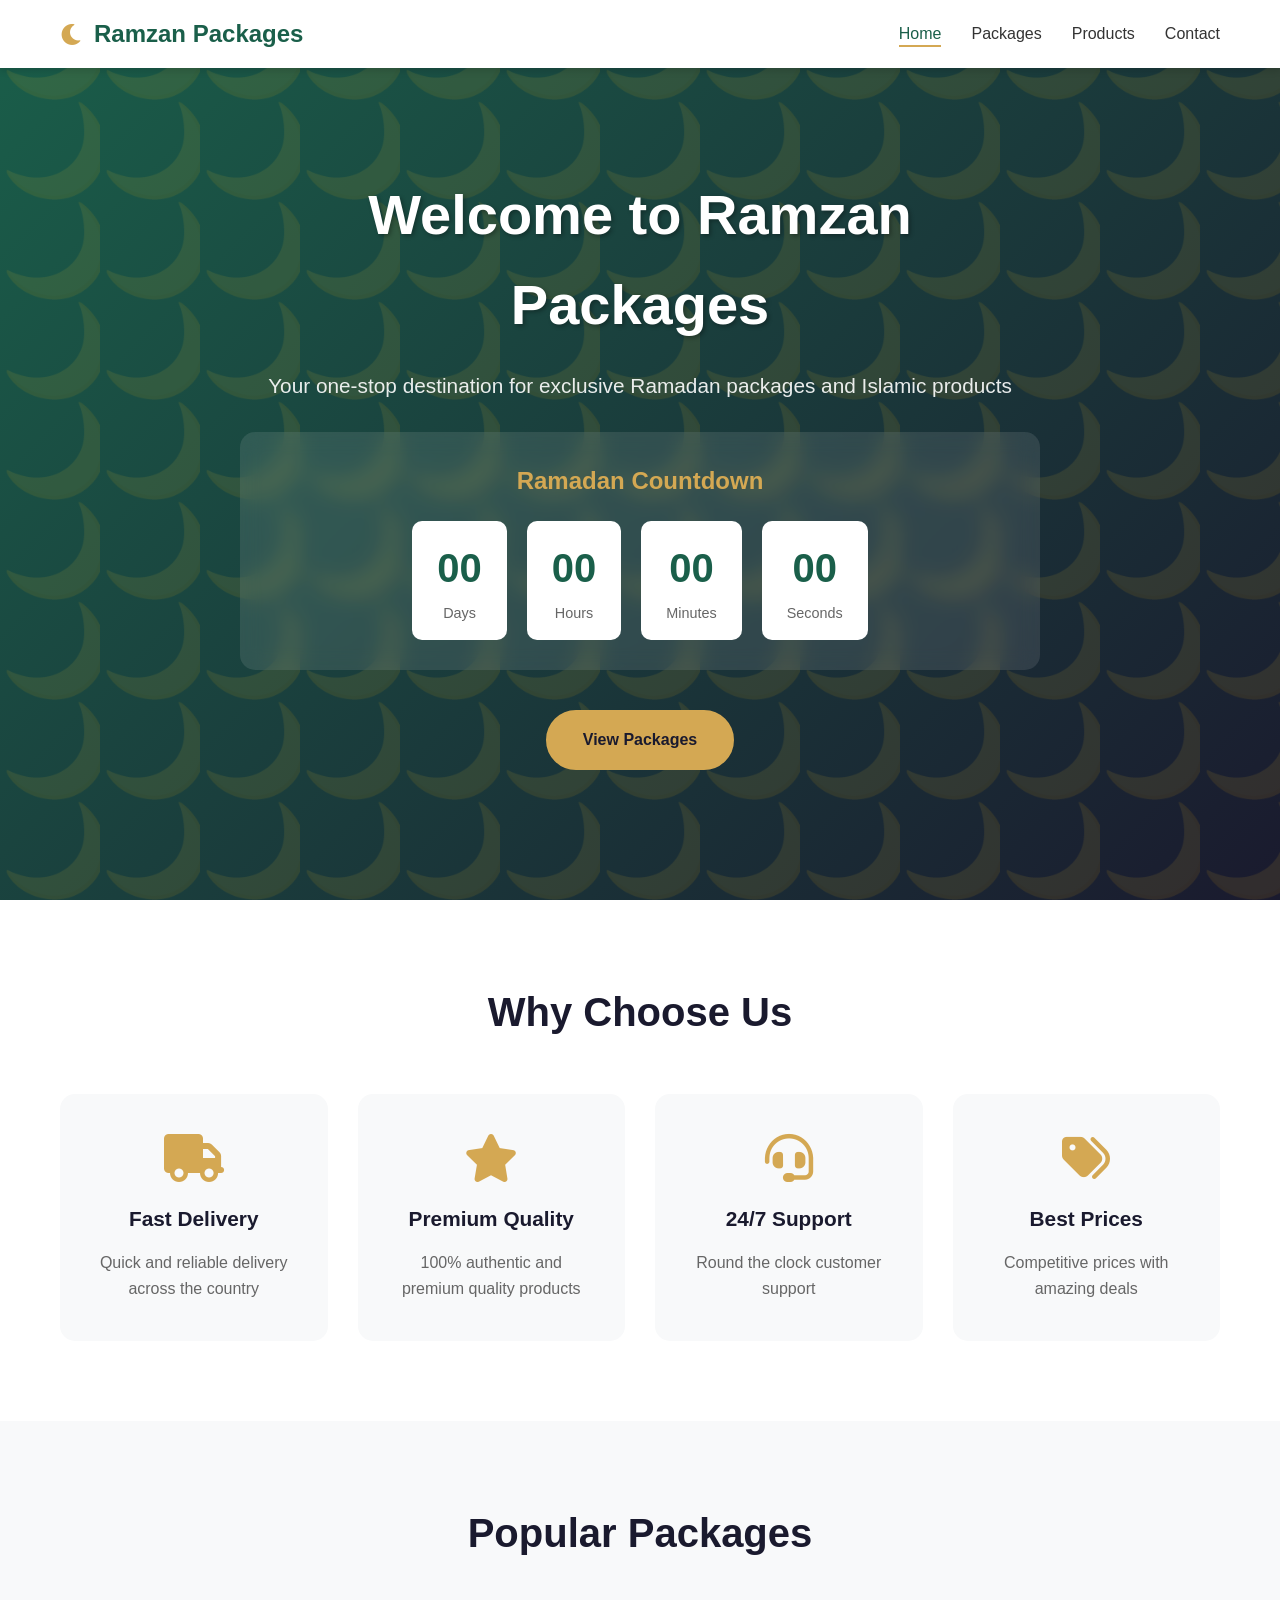
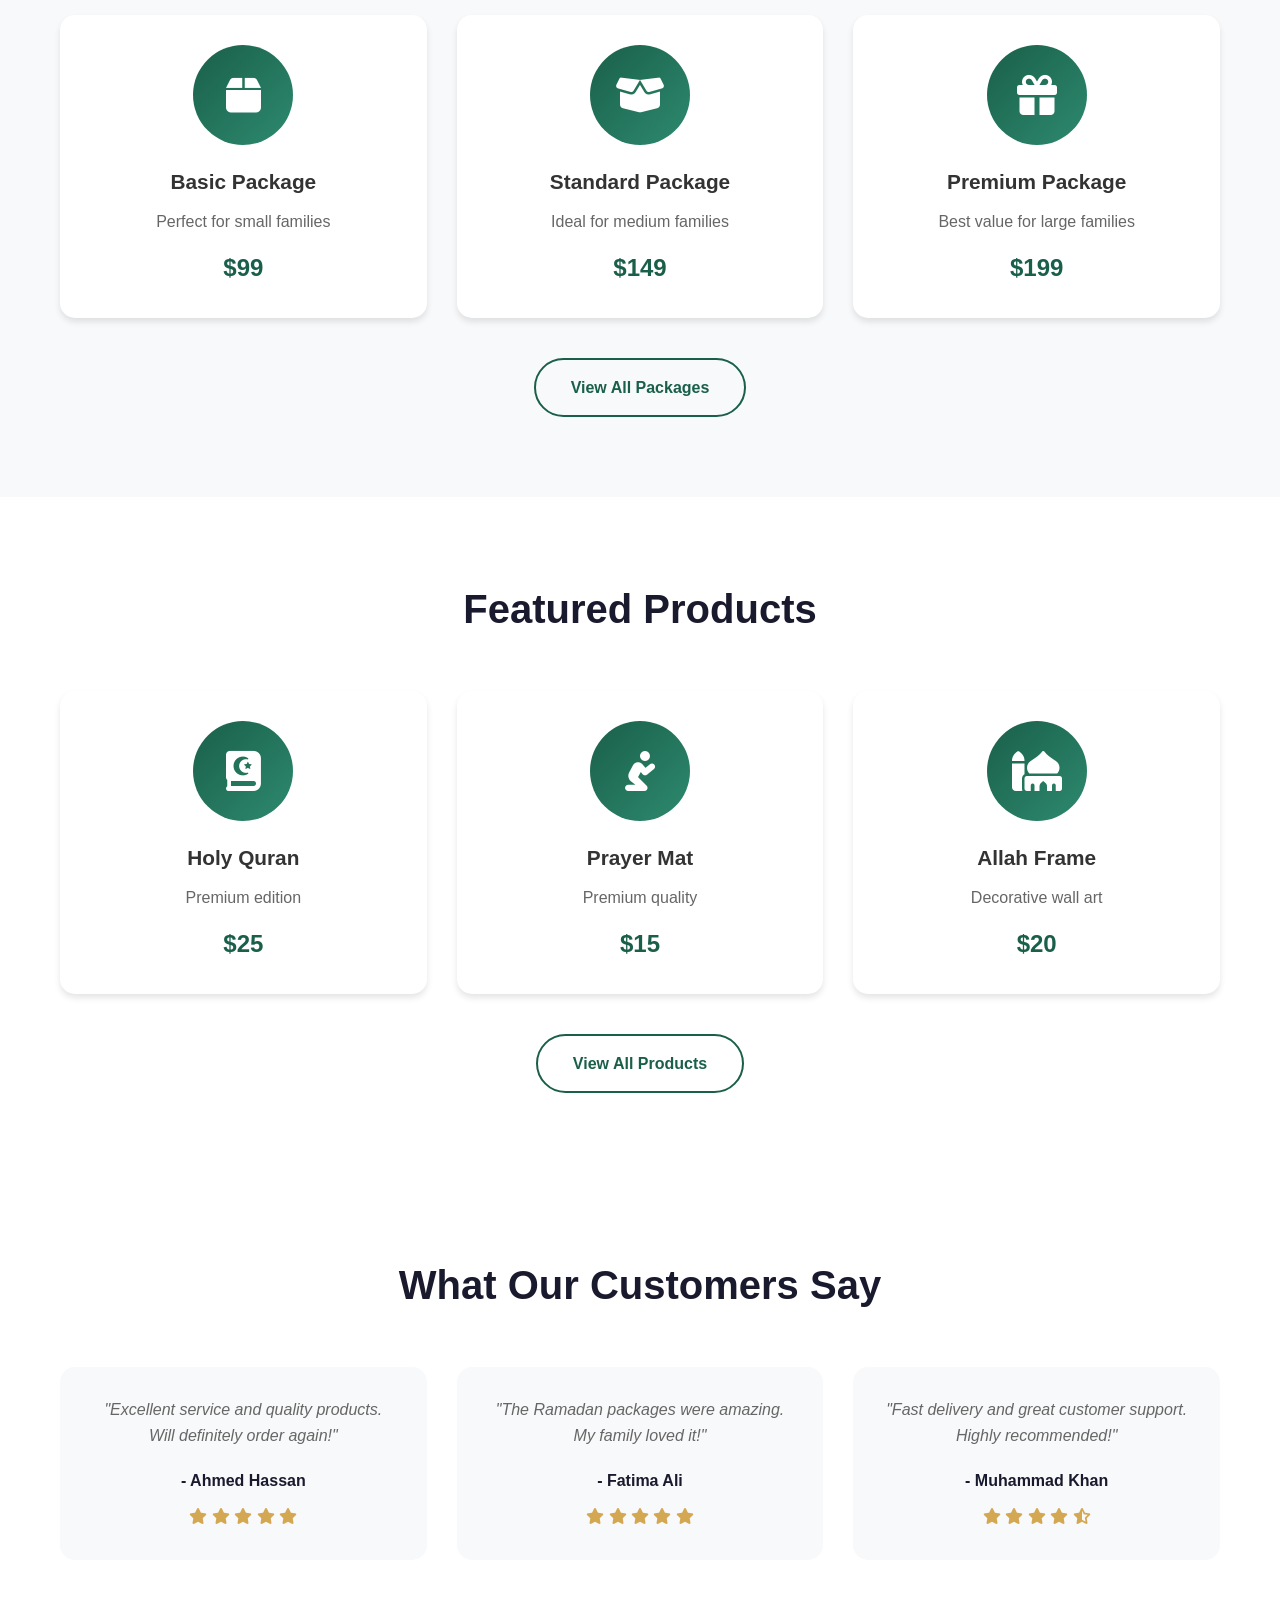
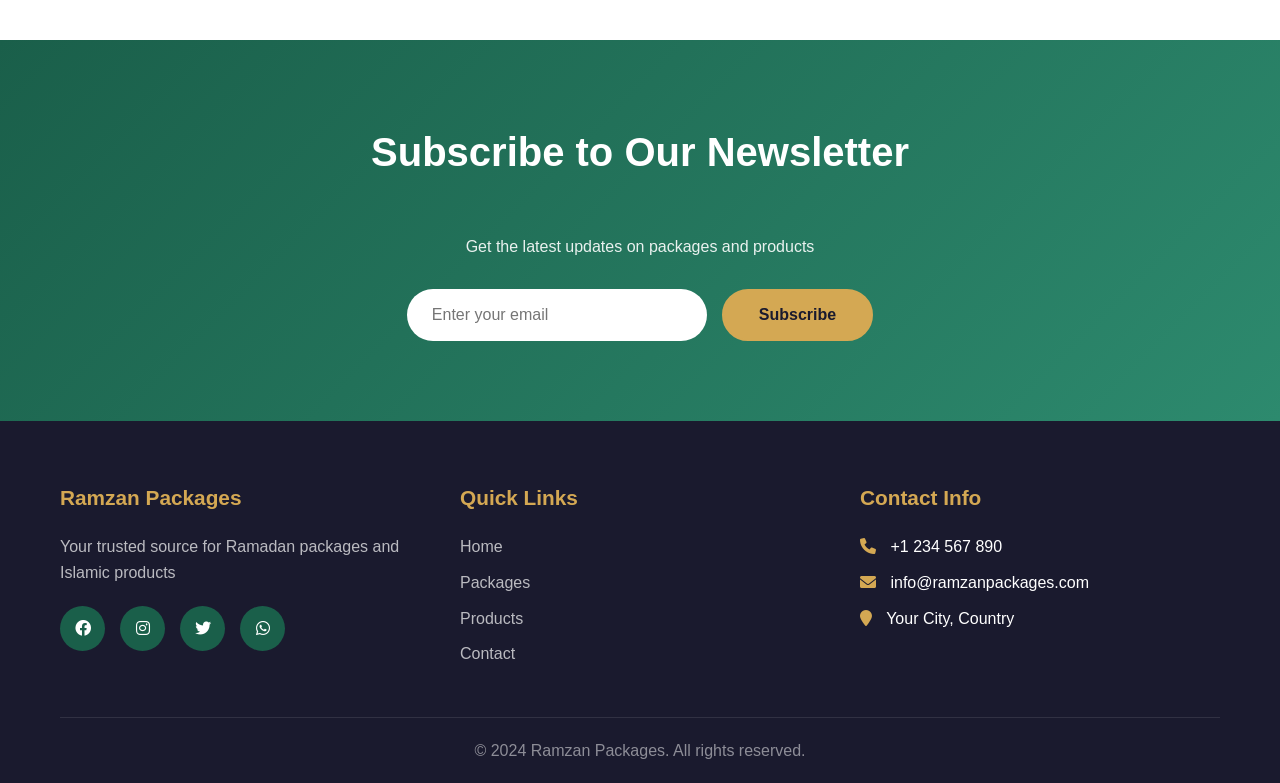
<file: index.html>
<!DOCTYPE html>
<html lang="en">
<head>
    <meta charset="UTF-8">
    <meta name="viewport" content="width=device-width, initial-scale=1.0">
    <title>Ramzan Packages - Home</title>
    <link rel="stylesheet" href="style.css">
    <link rel="stylesheet" href="https://cdnjs.cloudflare.com/ajax/libs/font-awesome/6.0.0/css/all.min.css">
</head>
<body>
    <!-- Header -->
    <header>
        <div class="container">
            <div class="logo">
                <i class="fas fa-moon"></i>
                <span>Ramzan Packages</span>
            </div>
            <nav>
                <ul>
                    <li><a href="index.html" class="active">Home</a></li>
                    <li><a href="packages.html">Packages</a></li>
                    <li><a href="products.html">Products</a></li>
                    <li><a href="contact.html">Contact</a></li>
                </ul>
            </nav>
            <div class="menu-toggle">
                <i class="fas fa-bars"></i>
            </div>
        </div>
    </header>

    <!-- Hero Section -->
    <section class="hero">
        <div class="hero-content">
            <h1>Welcome to Ramzan Packages</h1>
            <p>Your one-stop destination for exclusive Ramadan packages and Islamic products</p>
            <div class="countdown">
                <h3>Ramadan Countdown</h3>
                <div id="countdown-timer">
                    <div class="time-box">
                        <span id="days">00</span>
                        <span class="label">Days</span>
                    </div>
                    <div class="time-box">
                        <span id="hours">00</span>
                        <span class="label">Hours</span>
                    </div>
                    <div class="time-box">
                        <span id="minutes">00</span>
                        <span class="label">Minutes</span>
                    </div>
                    <div class="time-box">
                        <span id="seconds">00</span>
                        <span class="label">Seconds</span>
                    </div>
                </div>
            </div>
            <a href="packages.html" class="btn">View Packages</a>
        </div>
    </section>

    <!-- Features Section -->
    <section class="features">
        <div class="container">
            <h2>Why Choose Us</h2>
            <div class="features-grid">
                <div class="feature-card">
                    <i class="fas fa-truck"></i>
                    <h3>Fast Delivery</h3>
                    <p>Quick and reliable delivery across the country</p>
                </div>
                <div class="feature-card">
                    <i class="fas fa-star"></i>
                    <h3>Premium Quality</h3>
                    <p>100% authentic and premium quality products</p>
                </div>
                <div class="feature-card">
                    <i class="fas fa-headset"></i>
                    <h3>24/7 Support</h3>
                    <p>Round the clock customer support</p>
                </div>
                <div class="feature-card">
                    <i class="fas fa-tags"></i>
                    <h3>Best Prices</h3>
                    <p>Competitive prices with amazing deals</p>
                </div>
            </div>
        </div>
    </section>

    <!-- Popular Packages Preview -->
    <section class="preview">
        <div class="container">
            <h2>Popular Packages</h2>
            <div class="preview-grid">
                <div class="preview-card">
                    <div class="preview-image">
                        <i class="fas fa-box"></i>
                    </div>
                    <h3>Basic Package</h3>
                    <p>Perfect for small families</p>
                    <span class="price">$99</span>
                </div>
                <div class="preview-card">
                    <div class="preview-image">
                        <i class="fas fa-box-open"></i>
                    </div>
                    <h3>Standard Package</h3>
                    <p>Ideal for medium families</p>
                    <span class="price">$149</span>
                </div>
                <div class="preview-card">
                    <div class="preview-image">
                        <i class="fas fa-gift"></i>
                    </div>
                    <h3>Premium Package</h3>
                    <p>Best value for large families</p>
                    <span class="price">$199</span>
                </div>
            </div>
            <div class="center-btn">
                <a href="packages.html" class="btn btn-outline">View All Packages</a>
            </div>
        </div>
    </section>

    <!-- Products Preview -->
    <section class="preview products-preview">
        <div class="container">
            <h2>Featured Products</h2>
            <div class="preview-grid">
                <div class="preview-card">
                    <div class="preview-image">
                        <i class="fas fa-book-quran"></i>
                    </div>
                    <h3>Holy Quran</h3>
                    <p>Premium edition</p>
                    <span class="price">$25</span>
                </div>
                <div class="preview-card">
                    <div class="preview-image">
                        <i class="fas fa-pray"></i>
                    </div>
                    <h3>Prayer Mat</h3>
                    <p>Premium quality</p>
                    <span class="price">$15</span>
                </div>
                <div class="preview-card">
                    <div class="preview-image">
                        <i class="fas fa-mosque"></i>
                    </div>
                    <h3>Allah Frame</h3>
                    <p>Decorative wall art</p>
                    <span class="price">$20</span>
                </div>
            </div>
            <div class="center-btn">
                <a href="products.html" class="btn btn-outline">View All Products</a>
            </div>
        </div>
    </section>

    <!-- Testimonials -->
    <section class="testimonials">
        <div class="container">
            <h2>What Our Customers Say</h2>
            <div class="testimonial-grid">
                <div class="testimonial-card">
                    <p>"Excellent service and quality products. Will definitely order again!"</p>
                    <h4>- Ahmed Hassan</h4>
                    <div class="stars">
                        <i class="fas fa-star"></i>
                        <i class="fas fa-star"></i>
                        <i class="fas fa-star"></i>
                        <i class="fas fa-star"></i>
                        <i class="fas fa-star"></i>
                    </div>
                </div>
                <div class="testimonial-card">
                    <p>"The Ramadan packages were amazing. My family loved it!"</p>
                    <h4>- Fatima Ali</h4>
                    <div class="stars">
                        <i class="fas fa-star"></i>
                        <i class="fas fa-star"></i>
                        <i class="fas fa-star"></i>
                        <i class="fas fa-star"></i>
                        <i class="fas fa-star"></i>
                    </div>
                </div>
                <div class="testimonial-card">
                    <p>"Fast delivery and great customer support. Highly recommended!"</p>
                    <h4>- Muhammad Khan</h4>
                    <div class="stars">
                        <i class="fas fa-star"></i>
                        <i class="fas fa-star"></i>
                        <i class="fas fa-star"></i>
                        <i class="fas fa-star"></i>
                        <i class="fas fa-star-half-alt"></i>
                    </div>
                </div>
            </div>
        </div>
    </section>

    <!-- Newsletter -->
    <section class="newsletter">
        <div class="container">
            <h2>Subscribe to Our Newsletter</h2>
            <p>Get the latest updates on packages and products</p>
            <form class="newsletter-form">
                <input type="email" placeholder="Enter your email" required>
                <button type="submit" class="btn">Subscribe</button>
            </form>
        </div>
    </section>

    <!-- Footer -->
    <footer>
        <div class="container">
            <div class="footer-grid">
                <div class="footer-section">
                    <h3>Ramzan Packages</h3>
                    <p>Your trusted source for Ramadan packages and Islamic products</p>
                    <div class="social-links">
                        <a href="#"><i class="fab fa-facebook"></i></a>
                        <a href="#"><i class="fab fa-instagram"></i></a>
                        <a href="#"><i class="fab fa-twitter"></i></a>
                        <a href="#"><i class="fab fa-whatsapp"></i></a>
                    </div>
                </div>
                <div class="footer-section">
                    <h3>Quick Links</h3>
                    <ul>
                        <li><a href="index.html">Home</a></li>
                        <li><a href="packages.html">Packages</a></li>
                        <li><a href="products.html">Products</a></li>
                        <li><a href="contact.html">Contact</a></li>
                    </ul>
                </div>
                <div class="footer-section">
                    <h3>Contact Info</h3>
                    <ul>
                        <li><i class="fas fa-phone"></i> +1 234 567 890</li>
                        <li><i class="fas fa-envelope"></i> info@ramzanpackages.com</li>
                        <li><i class="fas fa-map-marker"></i> Your City, Country</li>
                    </ul>
                </div>
            </div>
            <div class="footer-bottom">
                <p>&copy; 2024 Ramzan Packages. All rights reserved.</p>
            </div>
        </div>
    </footer>

    <script src="script.js"></script>
</body>
</html>
</file>
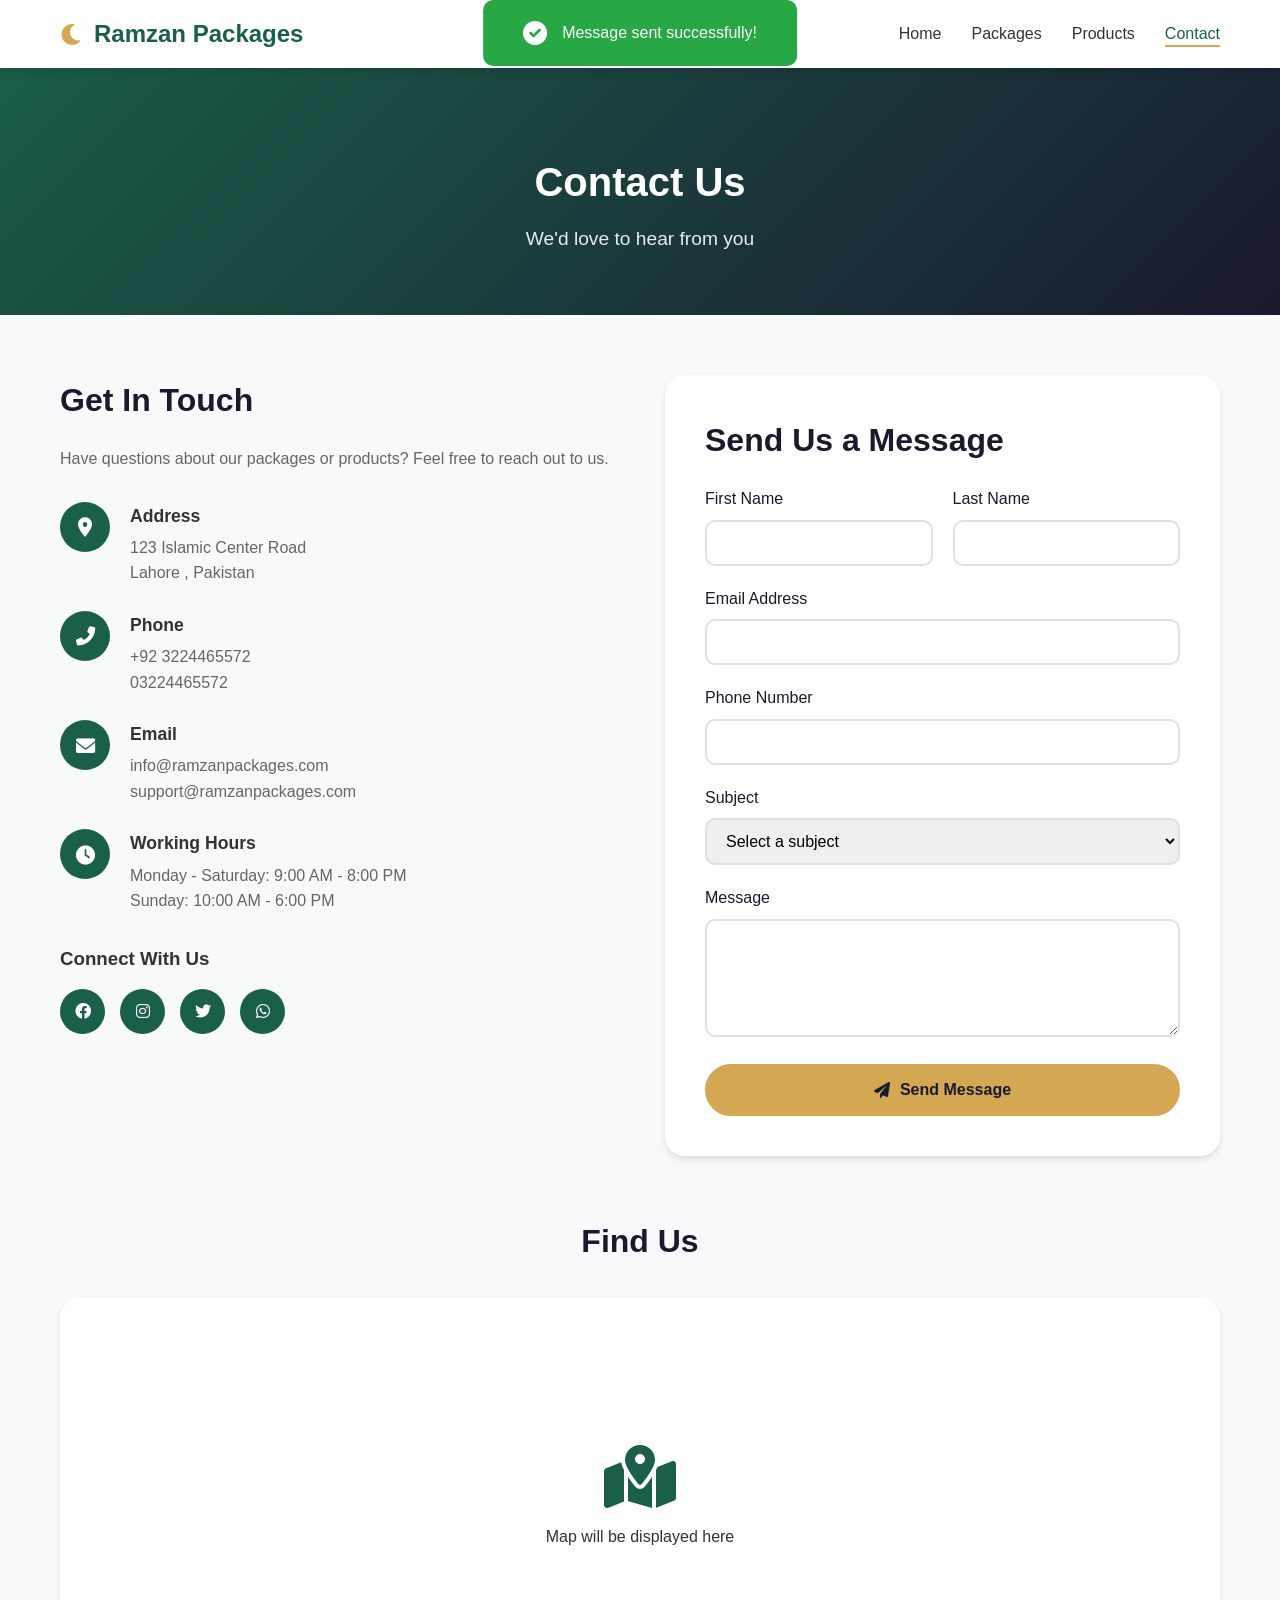
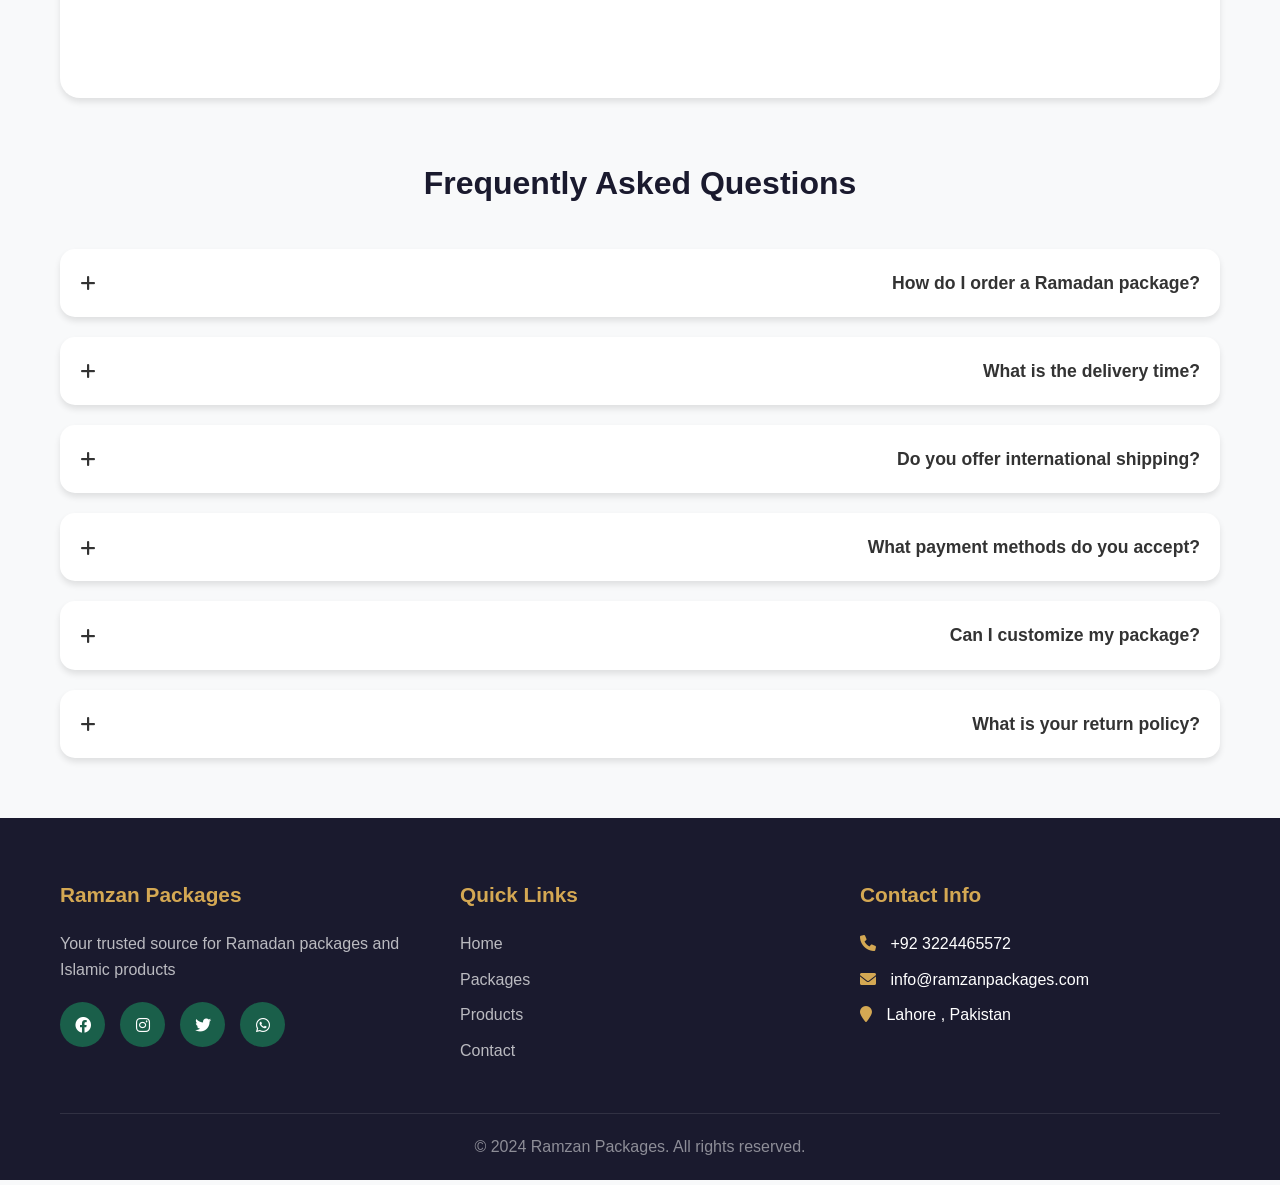
<file: contact.html>
<!DOCTYPE html>
<html lang="en">
<head>
    <meta charset="UTF-8">
    <meta name="viewport" content="width=device-width, initial-scale=1.0">
    <title>Ramzan Packages - Contact Us</title>
    <link rel="stylesheet" href="style.css">
    <link rel="stylesheet" href="https://cdnjs.cloudflare.com/ajax/libs/font-awesome/6.0.0/css/all.min.css">
</head>
<body>
    <!-- Header -->
    <header>
        <div class="container">
            <div class="logo">
                <i class="fas fa-moon"></i>
                <span>Ramzan Packages</span>
            </div>
            <nav>
                <ul>
                    <li><a href="index.html">Home</a></li>
                    <li><a href="packages.html">Packages</a></li>
                    <li><a href="products.html">Products</a></li>
                    <li><a href="contact.html" class="active">Contact</a></li>
                </ul>
            </nav>
            <div class="menu-toggle">
                <i class="fas fa-bars"></i>
            </div>
        </div>
    </header>

    <!-- Page Header -->
    <section class="page-header">
        <div class="container">
            <h1>Contact Us</h1>
            <p>We'd love to hear from you</p>
        </div>
    </section>

    <!-- Contact Section -->
    <section class="contact">
        <div class="container">
            <div class="contact-grid">
                <!-- Contact Info -->
                <div class="contact-info">
                    <h2>Get In Touch</h2>
                    <p>Have questions about our packages or products? Feel free to reach out to us.</p>
                    
                    <div class="info-item">
                        <i class="fas fa-map-marker-alt"></i>
                        <div>
                            <h3>Address</h3>
                            <p>123 Islamic Center Road<br>Lahore , Pakistan</p>
                        </div>
                    </div>
                    
                    <div class="info-item">
                        <i class="fas fa-phone-alt"></i>
                        <div>
                            <h3>Phone</h3>
                            <p>+92 3224465572<br>03224465572</p>
                        </div>
                    </div>
                    
                    <div class="info-item">
                        <i class="fas fa-envelope"></i>
                        <div>
                            <h3>Email</h3>
                            <p>info@ramzanpackages.com<br>support@ramzanpackages.com</p>
                        </div>
                    </div>
                    
                    <div class="info-item">
                        <i class="fas fa-clock"></i>
                        <div>
                            <h3>Working Hours</h3>
                            <p>Monday - Saturday: 9:00 AM - 8:00 PM<br>Sunday: 10:00 AM - 6:00 PM</p>
                        </div>
                    </div>

                    <div class="social-connect">
                        <h3>Connect With Us</h3>
                        <div class="social-links">
                            <a href="#"><i class="fab fa-facebook"></i></a>
                            <a href="#"><i class="fab fa-instagram"></i></a>
                            <a href="#"><i class="fab fa-twitter"></i></a>
                            <a href="#"><i class="fab fa-whatsapp"></i></a>
                        </div>
                    </div>
                </div>

                <!-- Contact Form -->
                <div class="contact-form-wrapper">
                    <h2>Send Us a Message</h2>
                    <form class="contact-form" id="contactForm" onsubmit="submitContactForm(event)">
                        <div class="form-row">
                            <div class="form-group">
                                <label for="firstName">First Name</label>
                                <input type="text" id="firstName" name="firstName" required>
                            </div>
                            <div class="form-group">
                                <label for="lastName">Last Name</label>
                                <input type="text" id="lastName" name="lastName" required>
                            </div>
                        </div>
                        
                        <div class="form-group">
                            <label for="email">Email Address</label>
                            <input type="email" id="email" name="email" required>
                        </div>
                        
                        <div class="form-group">
                            <label for="phone">Phone Number</label>
                            <input type="tel" id="phone" name="phone">
                        </div>
                        
                        <div class="form-group">
                            <label for="subject">Subject</label>
                            <select id="subject" name="subject" required>
                                <option value="">Select a subject</option>
                                <option value="package">Package Inquiry</option>
                                <option value="product">Product Inquiry</option>
                                <option value="order">Order Status</option>
                                <option value="feedback">Feedback</option>
                                <option value="other">Other</option>
                            </select>
                        </div>
                        
                        <div class="form-group">
                            <label for="message">Message</label>
                            <textarea id="message" name="message" rows="5" required></textarea>
                        </div>
                        
                        <button type="submit" class="btn btn-submit">
                            <i class="fas fa-paper-plane"></i> Send Message
                        </button>
                    </form>
                </div>
            </div>

            <!-- Map Section -->
            <div class="map-section">
                <h2>Find Us</h2>
                <div class="map-placeholder">
                    <i class="fas fa-map-marked-alt"></i>
                    <p>Map will be displayed here</p>
                </div>
            </div>

            <!-- FAQ Section -->
            <div class="faq-section">
                <h2>Frequently Asked Questions</h2>
                <div class="faq-grid">
                    <div class="faq-item">
                        <h3 onclick="toggleFaq(this)">
                            <i class="fas fa-plus"></i> How do I order a Ramadan package?
                        </h3>
                        <p>You can order directly through our website by visiting the Packages page, selecting your desired package, and clicking "Book Now".</p>
                    </div>
                    
                    <div class="faq-item">
                        <h3 onclick="toggleFaq(this)">
                            <i class="fas fa-plus"></i> What is the delivery time?
                        </h3>
                        <p>We deliver within 2-3 business days within the city and 5-7 business days for other locations.</p>
                    </div>
                    
                    <div class="faq-item">
                        <h3 onclick="toggleFaq(this)">
                            <i class="fas fa-plus"></i> Do you offer international shipping?
                        </h3>
                        <p>Yes, we offer international shipping to select countries. Please contact us for more details.</p>
                    </div>
                    
                    <div class="faq-item">
                        <h3 onclick="toggleFaq(this)">
                            <i class="fas fa-plus"></i> What payment methods do you accept?
                        </h3>
                        <p>We accept all major credit cards, debit cards, PayPal, and cash on delivery.</p>
                    </div>
                    
                    <div class="faq-item">
                        <h3 onclick="toggleFaq(this)">
                            <i class="fas fa-plus"></i> Can I customize my package?
                        </h3>
                        <p>Yes, we offer custom packages. Please contact us with your requirements.</p>
                    </div>
                    
                    <div class="faq-item">
                        <h3 onclick="toggleFaq(this)">
                            <i class="fas fa-plus"></i> What is your return policy?
                        </h3>
                        <p>We offer a 7-day return policy for damaged or incorrect items. Please contact us for assistance.</p>
                    </div>
                </div>
            </div>
        </div>
    </section>

    <!-- Success Message -->
    <div class="success-message" id="successMessage">
        <i class="fas fa-check-circle"></i>
        <p>Message sent successfully!</p>
    </div>

    <!-- Footer -->
    <footer>
        <div class="container">
            <div class="footer-grid">
                <div class="footer-section">
                    <h3>Ramzan Packages</h3>
                    <p>Your trusted source for Ramadan packages and Islamic products</p>
                    <div class="social-links">
                        <a href="#"><i class="fab fa-facebook"></i></a>
                        <a href="#"><i class="fab fa-instagram"></i></a>
                        <a href="#"><i class="fab fa-twitter"></i></a>
                        <a href="#"><i class="fab fa-whatsapp"></i></a>
                    </div>
                </div>
                <div class="footer-section">
                    <h3>Quick Links</h3>
                    <ul>
                        <li><a href="index.html">Home</a></li>
                        <li><a href="packages.html">Packages</a></li>
                        <li><a href="products.html">Products</a></li>
                        <li><a href="contact.html">Contact</a></li>
                    </ul>
                </div>
                <div class="footer-section">
                    <h3>Contact Info</h3>
                    <ul>
                        <li><i class="fas fa-phone"></i> +92 3224465572</li>
                        <li><i class="fas fa-envelope"></i> info@ramzanpackages.com</li>
                        <li><i class="fas fa-map-marker"></i> Lahore , Pakistan</li>
                    </ul>
                </div>
            </div>
            <div class="footer-bottom">
                <p>&copy; 2024 Ramzan Packages. All rights reserved.</p>
            </div>
        </div>
    </footer>

    <script src="script.js"></script>
</body>
</html>
</file>
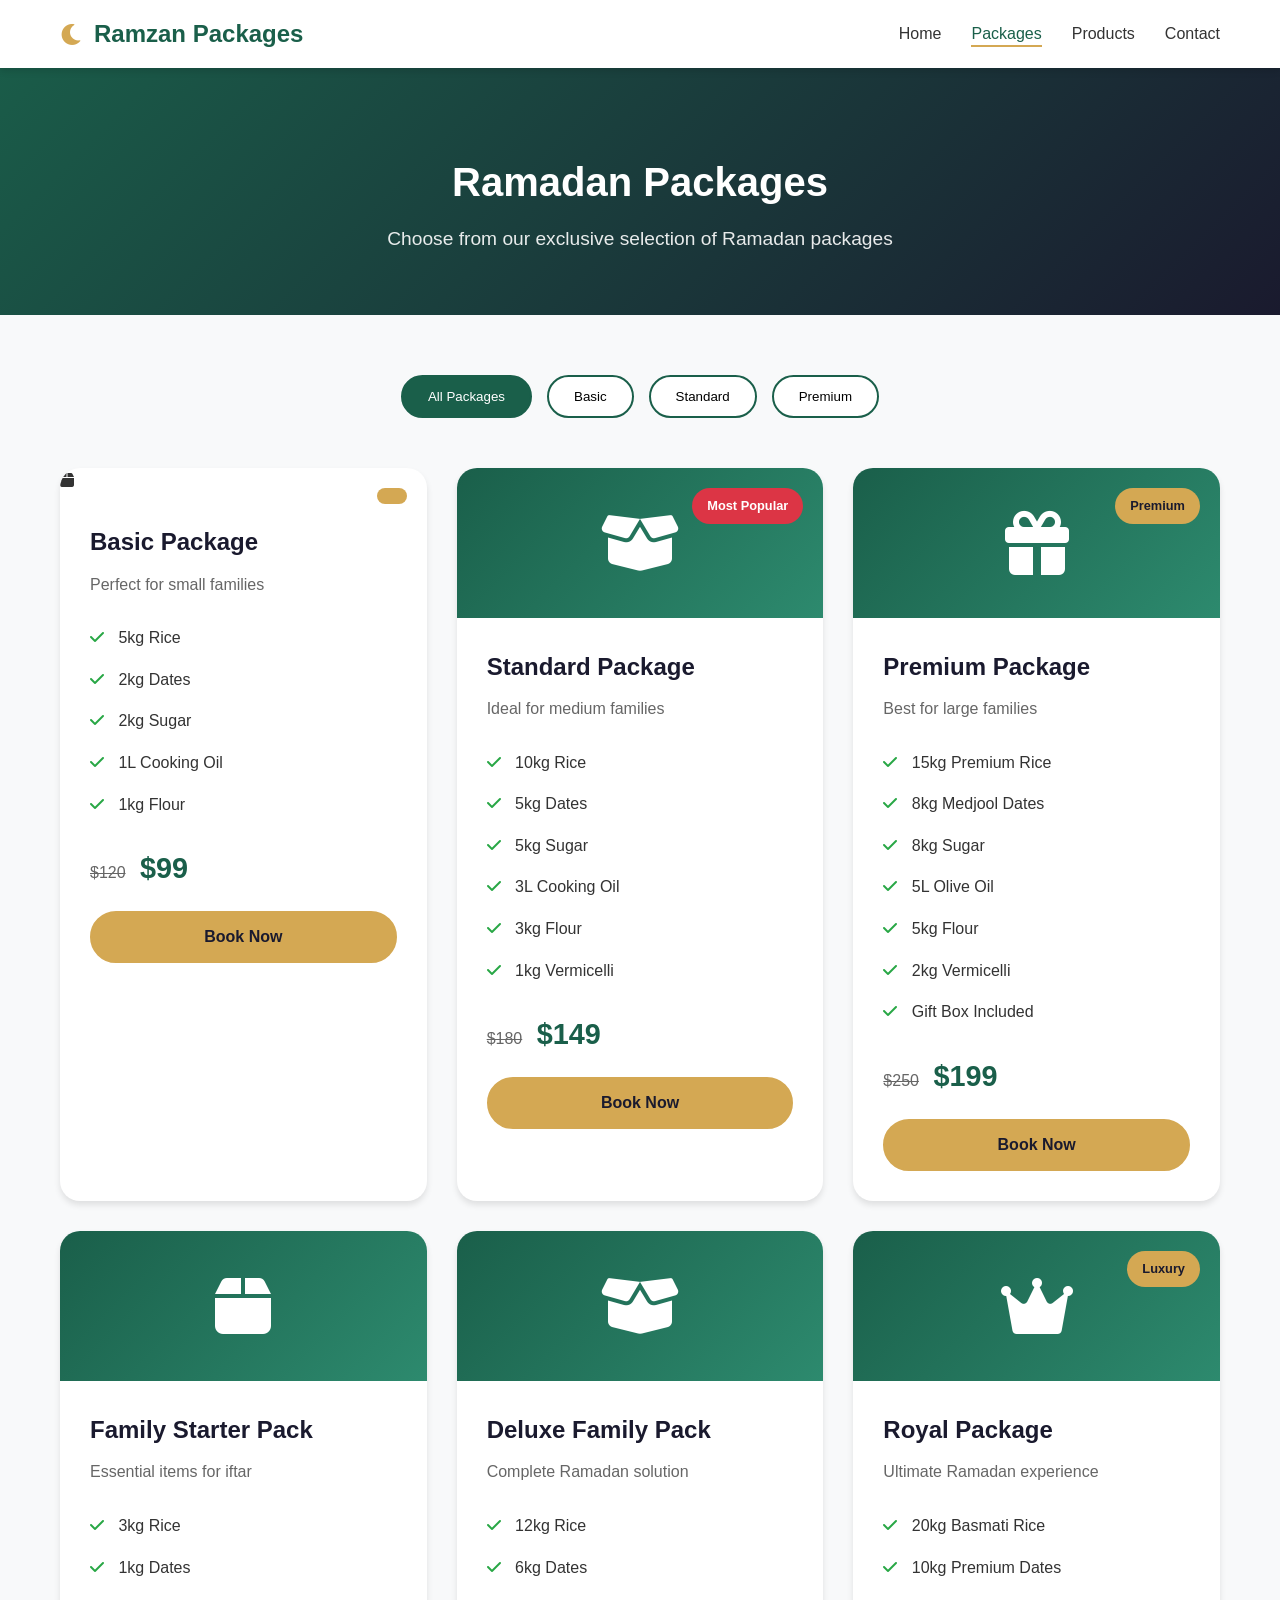
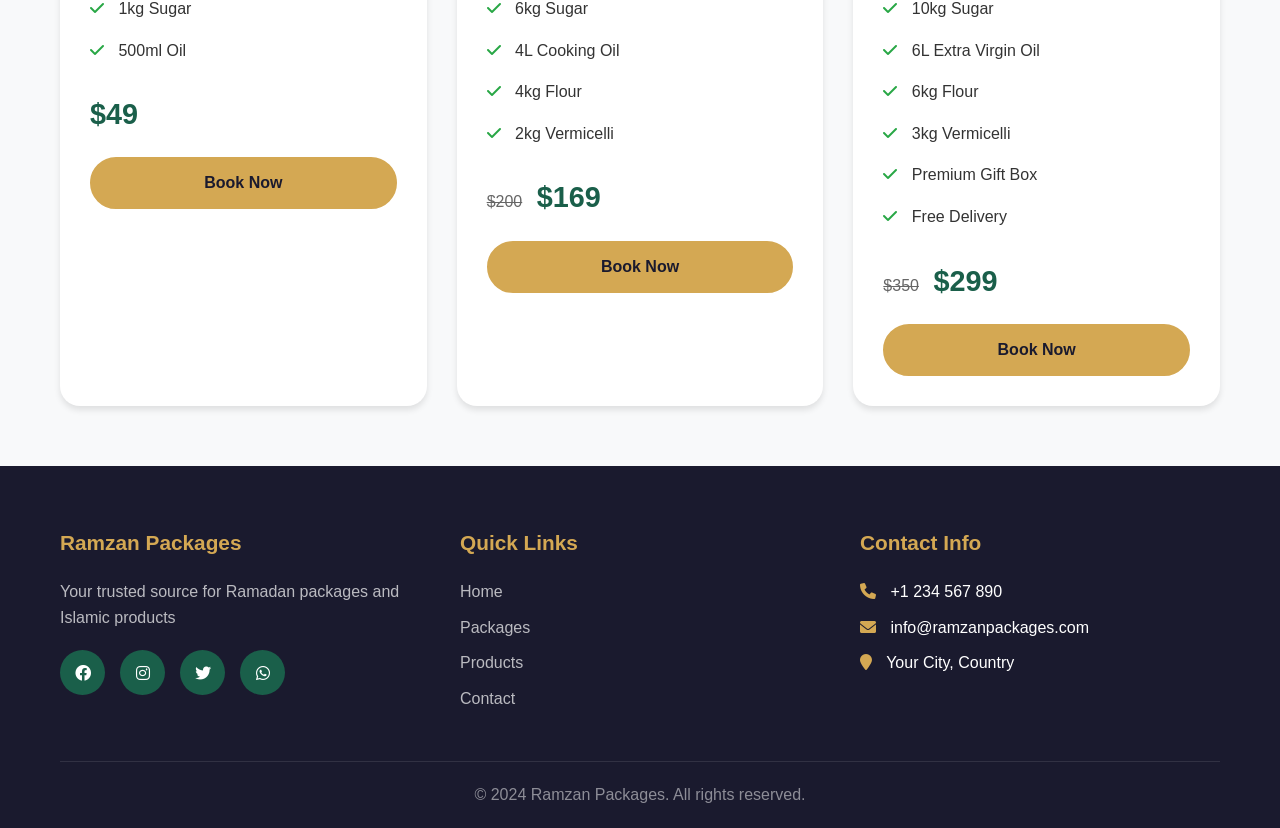
<file: packages.html>
<!DOCTYPE html>
<html lang="en">
<head>
    <meta charset="UTF-8">
    <meta name="viewport" content="width=device-width, initial-scale=1.0">
    <title>Ramzan Packages - Our Packages</title>
    <link rel="stylesheet" href="style.css">
    <link rel="stylesheet" href="https://cdnjs.cloudflare.com/ajax/libs/font-awesome/6.0.0/css/all.min.css">
</head>
<body>
    <!-- Header -->
    <header>
        <div class="container">
            <div class="logo">
                <i class="fas fa-moon"></i>
                <span>Ramzan Packages</span>
            </div>
            <nav>
                <ul>
                    <li><a href="index.html">Home</a></li>
                    <li><a href="packages.html" class="active">Packages</a></li>
                    <li><a href="products.html">Products</a></li>
                    <li><a href="contact.html">Contact</a></li>
                </ul>
            </nav>
            <div class="menu-toggle">
                <i class="fas fa-bars"></i>
            </div>
        </div>
    </header>

    <!-- Page Header -->
    <section class="page-header">
        <div class="container">
            <h1>Ramadan Packages</h1>
            <p>Choose from our exclusive selection of Ramadan packages</p>
        </div>
    </section>

    <!-- Packages Section -->
    <section class="packages">
        <div class="container">
            <div class="packages-filter">
                <button class="filter-btn active" data-filter="all">All Packages</button>
                <button class="filter-btn" data-filter="basic">Basic</button>
                <button class="filter-btn" data-filter="standard">Standard</button>
                <button class="filter-btn" data-filter="premium">Premium</button>
            </div>
            
            <div class="packages-grid">
                <!-- Package 1 -->
                <div class="package-card" data-category="basic">
                    <div class="package-badge"></div>
                    <div class="Best Valuepackage-image">
                        <i class="fas fa-box"></i>
                    </div>
                    <div class="package-content">
                        <h3>Basic Package</h3>
                        <p class="package-desc">Perfect for small families</p>
                        <ul class="package-features">
                            <li><i class="fas fa-check"></i> 5kg Rice</li>
                            <li><i class="fas fa-check"></i> 2kg Dates</li>
                            <li><i class="fas fa-check"></i> 2kg Sugar</li>
                            <li><i class="fas fa-check"></i> 1L Cooking Oil</li>
                            <li><i class="fas fa-check"></i> 1kg Flour</li>
                        </ul>
                        <div class="package-price">
                            <span class="original-price">$120</span>
                            <span class="discount-price">$99</span>
                        </div>
                        <button class="btn btn-package" onclick="openBookingModal('Basic Package', 99)">Book Now</button>
                    </div>
                </div>

                <!-- Package 2 -->
                <div class="package-card" data-category="standard">
                    <div class="package-badge popular">Most Popular</div>
                    <div class="package-image">
                        <i class="fas fa-box-open"></i>
                    </div>
                    <div class="package-content">
                        <h3>Standard Package</h3>
                        <p class="package-desc">Ideal for medium families</p>
                        <ul class="package-features">
                            <li><i class="fas fa-check"></i> 10kg Rice</li>
                            <li><i class="fas fa-check"></i> 5kg Dates</li>
                            <li><i class="fas fa-check"></i> 5kg Sugar</li>
                            <li><i class="fas fa-check"></i> 3L Cooking Oil</li>
                            <li><i class="fas fa-check"></i> 3kg Flour</li>
                            <li><i class="fas fa-check"></i> 1kg Vermicelli</li>
                        </ul>
                        <div class="package-price">
                            <span class="original-price">$180</span>
                            <span class="discount-price">$149</span>
                        </div>
                        <button class="btn btn-package" onclick="openBookingModal('Standard Package', 149)">Book Now</button>
                    </div>
                </div>

                <!-- Package 3 -->
                <div class="package-card" data-category="premium">
                    <div class="package-badge">Premium</div>
                    <div class="package-image">
                        <i class="fas fa-gift"></i>
                    </div>
                    <div class="package-content">
                        <h3>Premium Package</h3>
                        <p class="package-desc">Best for large families</p>
                        <ul class="package-features">
                            <li><i class="fas fa-check"></i> 15kg Premium Rice</li>
                            <li><i class="fas fa-check"></i> 8kg Medjool Dates</li>
                            <li><i class="fas fa-check"></i> 8kg Sugar</li>
                            <li><i class="fas fa-check"></i> 5L Olive Oil</li>
                            <li><i class="fas fa-check"></i> 5kg Flour</li>
                            <li><i class="fas fa-check"></i> 2kg Vermicelli</li>
                            <li><i class="fas fa-check"></i> Gift Box Included</li>
                        </ul>
                        <div class="package-price">
                            <span class="original-price">$250</span>
                            <span class="discount-price">$199</span>
                        </div>
                        <button class="btn btn-package" onclick="openBookingModal('Premium Package', 199)">Book Now</button>
                    </div>
                </div>

                <!-- Package 4 -->
                <div class="package-card" data-category="basic">
                    <div class="package-image">
                        <i class="fas fa-box"></i>
                    </div>
                    <div class="package-content">
                        <h3>Family Starter Pack</h3>
                        <p class="package-desc">Essential items for iftar</p>
                        <ul class="package-features">
                            <li><i class="fas fa-check"></i> 3kg Rice</li>
                            <li><i class="fas fa-check"></i> 1kg Dates</li>
                            <li><i class="fas fa-check"></i> 1kg Sugar</li>
                            <li><i class="fas fa-check"></i> 500ml Oil</li>
                        </ul>
                        <div class="package-price">
                            <span class="discount-price">$49</span>
                        </div>
                        <button class="btn btn-package" onclick="openBookingModal('Family Starter Pack', 49)">Book Now</button>
                    </div>
                </div>

                <!-- Package 5 -->
                <div class="package-card" data-category="standard">
                    <div class="package-image">
                        <i class="fas fa-box-open"></i>
                    </div>
                    <div class="package-content">
                        <h3>Deluxe Family Pack</h3>
                        <p class="package-desc">Complete Ramadan solution</p>
                        <ul class="package-features">
                            <li><i class="fas fa-check"></i> 12kg Rice</li>
                            <li><i class="fas fa-check"></i> 6kg Dates</li>
                            <li><i class="fas fa-check"></i> 6kg Sugar</li>
                            <li><i class="fas fa-check"></i> 4L Cooking Oil</li>
                            <li><i class="fas fa-check"></i> 4kg Flour</li>
                            <li><i class="fas fa-check"></i> 2kg Vermicelli</li>
                        </ul>
                        <div class="package-price">
                            <span class="original-price">$200</span>
                            <span class="discount-price">$169</span>
                        </div>
                        <button class="btn btn-package" onclick="openBookingModal('Deluxe Family Pack', 169)">Book Now</button>
                    </div>
                </div>

                <!-- Package 6 -->
                <div class="package-card" data-category="premium">
                    <div class="package-badge">Luxury</div>
                    <div class="package-image">
                        <i class="fas fa-crown"></i>
                    </div>
                    <div class="package-content">
                        <h3>Royal Package</h3>
                        <p class="package-desc">Ultimate Ramadan experience</p>
                        <ul class="package-features">
                            <li><i class="fas fa-check"></i> 20kg Basmati Rice</li>
                            <li><i class="fas fa-check"></i> 10kg Premium Dates</li>
                            <li><i class="fas fa-check"></i> 10kg Sugar</li>
                            <li><i class="fas fa-check"></i> 6L Extra Virgin Oil</li>
                            <li><i class="fas fa-check"></i> 6kg Flour</li>
                            <li><i class="fas fa-check"></i> 3kg Vermicelli</li>
                            <li><i class="fas fa-check"></i> Premium Gift Box</li>
                            <li><i class="fas fa-check"></i> Free Delivery</li>
                        </ul>
                        <div class="package-price">
                            <span class="original-price">$350</span>
                            <span class="discount-price">$299</span>
                        </div>
                        <button class="btn btn-package" onclick="openBookingModal('Royal Package', 299)">Book Now</button>
                    </div>
                </div>
            </div>
        </div>
    </section>

    <!-- Booking Modal -->
    <div class="modal" id="bookingModal">
        <div class="modal-content">
            <span class="close-btn" onclick="closeBookingModal()">&times;</span>
            <h2>Book Package</h2>
            <form id="bookingForm" onsubmit="submitBooking(event)">
                <input type="hidden" id="packageName" name="packageName">
                <input type="hidden" id="packagePrice" name="packagePrice">
                
                <div class="form-group">
                    <label for="name">Full Name</label>
                    <input type="text" id="name" name="name" required>
                </div>
                
                <div class="form-group">
                    <label for="email">Email</label>
                    <input type="email" id="email" name="email" required>
                </div>
                
                <div class="form-group">
                    <label for="phone">Phone Number</label>
                    <input type="tel" id="phone" name="phone" required>
                </div>
                
                <div class="form-group">
                    <label for="address">Delivery Address</label>
                    <textarea id="address" name="address" rows="3" required></textarea>
                </div>
                
                <div class="form-group">
                    <label for="quantity">Quantity</label>
                    <input type="number" id="quantity" name="quantity" min="1" value="1" required>
                </div>
                
                <div class="form-group">
                    <label>Selected Package:</label>
                    <div id="selectedPackageInfo"></div>
                </div>
                
                <button type="submit" class="btn">Confirm Booking</button>
            </form>
        </div>
    </div>

    <!-- Footer -->
    <footer>
        <div class="container">
            <div class="footer-grid">
                <div class="footer-section">
                    <h3>Ramzan Packages</h3>
                    <p>Your trusted source for Ramadan packages and Islamic products</p>
                    <div class="social-links">
                        <a href="#"><i class="fab fa-facebook"></i></a>
                        <a href="#"><i class="fab fa-instagram"></i></a>
                        <a href="#"><i class="fab fa-twitter"></i></a>
                        <a href="#"><i class="fab fa-whatsapp"></i></a>
                    </div>
                </div>
                <div class="footer-section">
                    <h3>Quick Links</h3>
                    <ul>
                        <li><a href="index.html">Home</a></li>
                        <li><a href="packages.html">Packages</a></li>
                        <li><a href="products.html">Products</a></li>
                        <li><a href="contact.html">Contact</a></li>
                    </ul>
                </div>
                <div class="footer-section">
                    <h3>Contact Info</h3>
                    <ul>
                        <li><i class="fas fa-phone"></i> +1 234 567 890</li>
                        <li><i class="fas fa-envelope"></i> info@ramzanpackages.com</li>
                        <li><i class="fas fa-map-marker"></i> Your City, Country</li>
                    </ul>
                </div>
            </div>
            <div class="footer-bottom">
                <p>&copy; 2024 Ramzan Packages. All rights reserved.</p>
            </div>
        </div>
    </footer>

    <script src="script.js"></script>
</body>
</html>
</file>
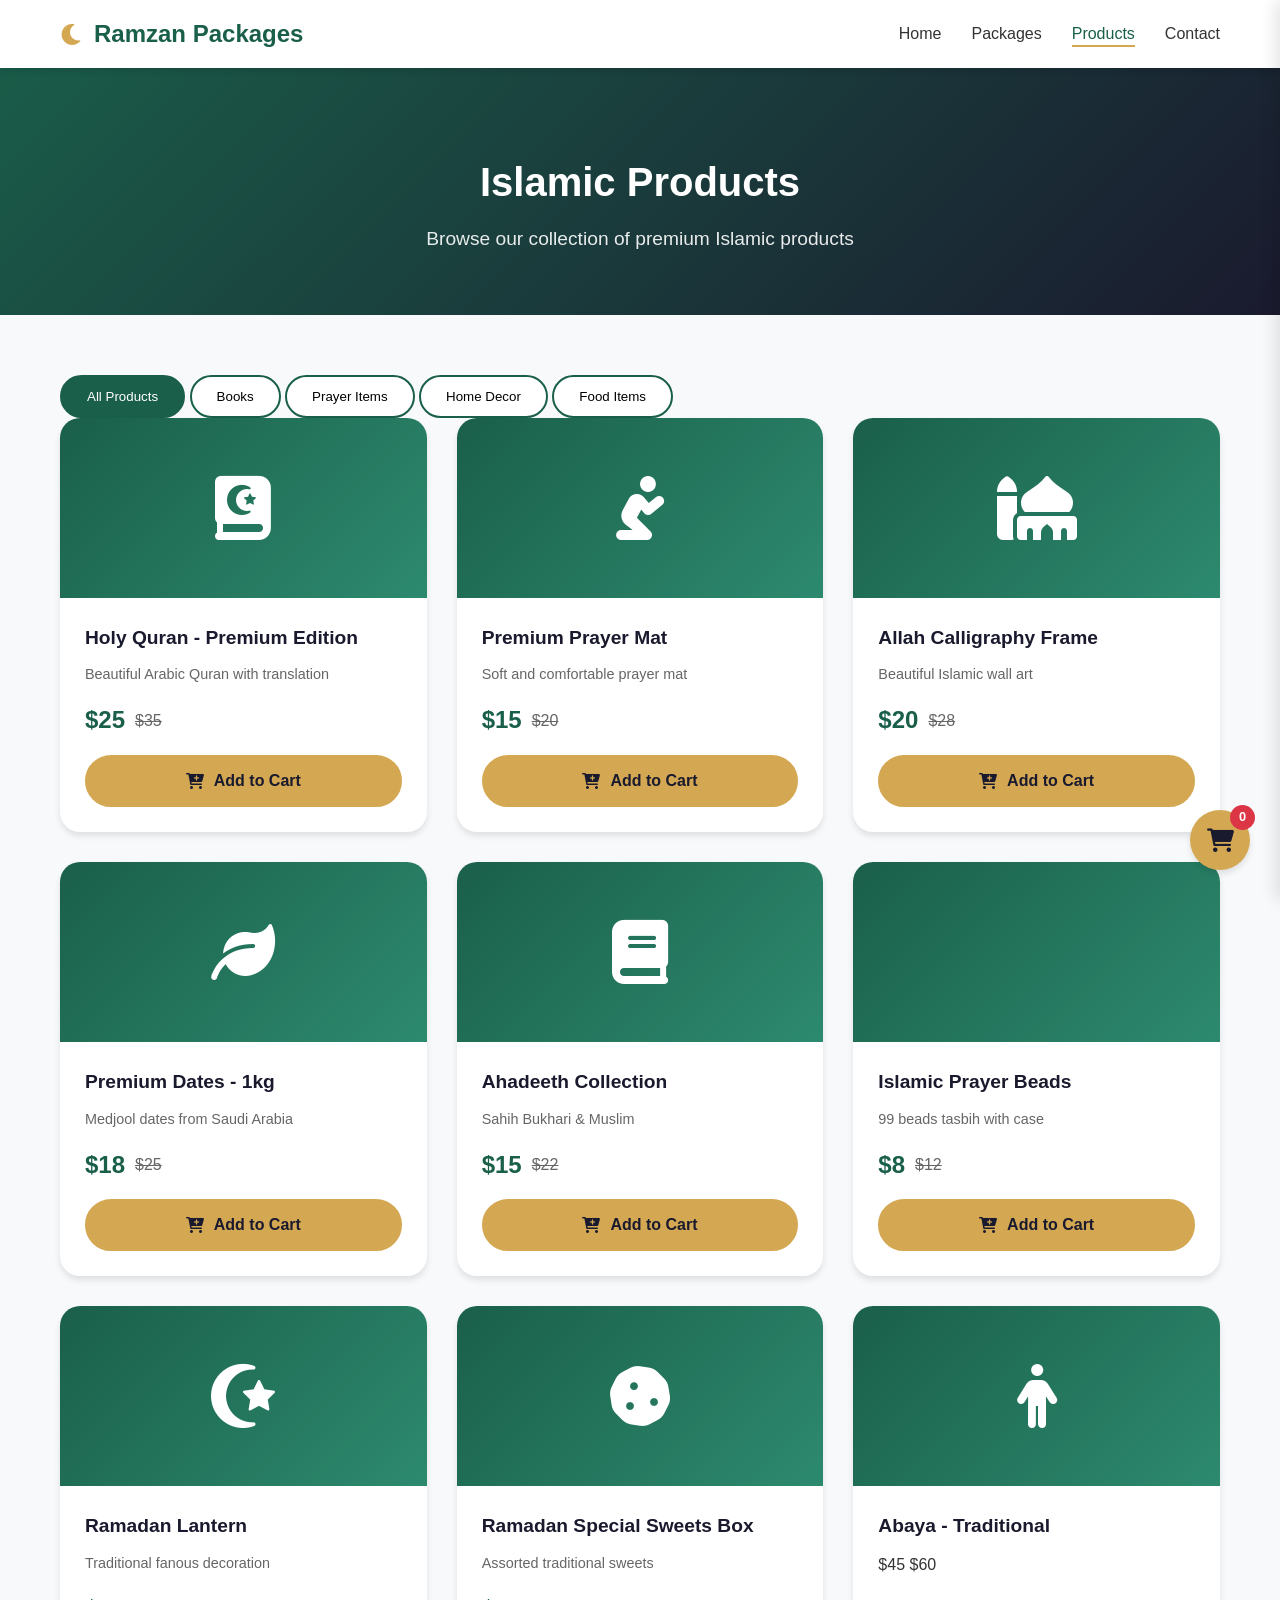
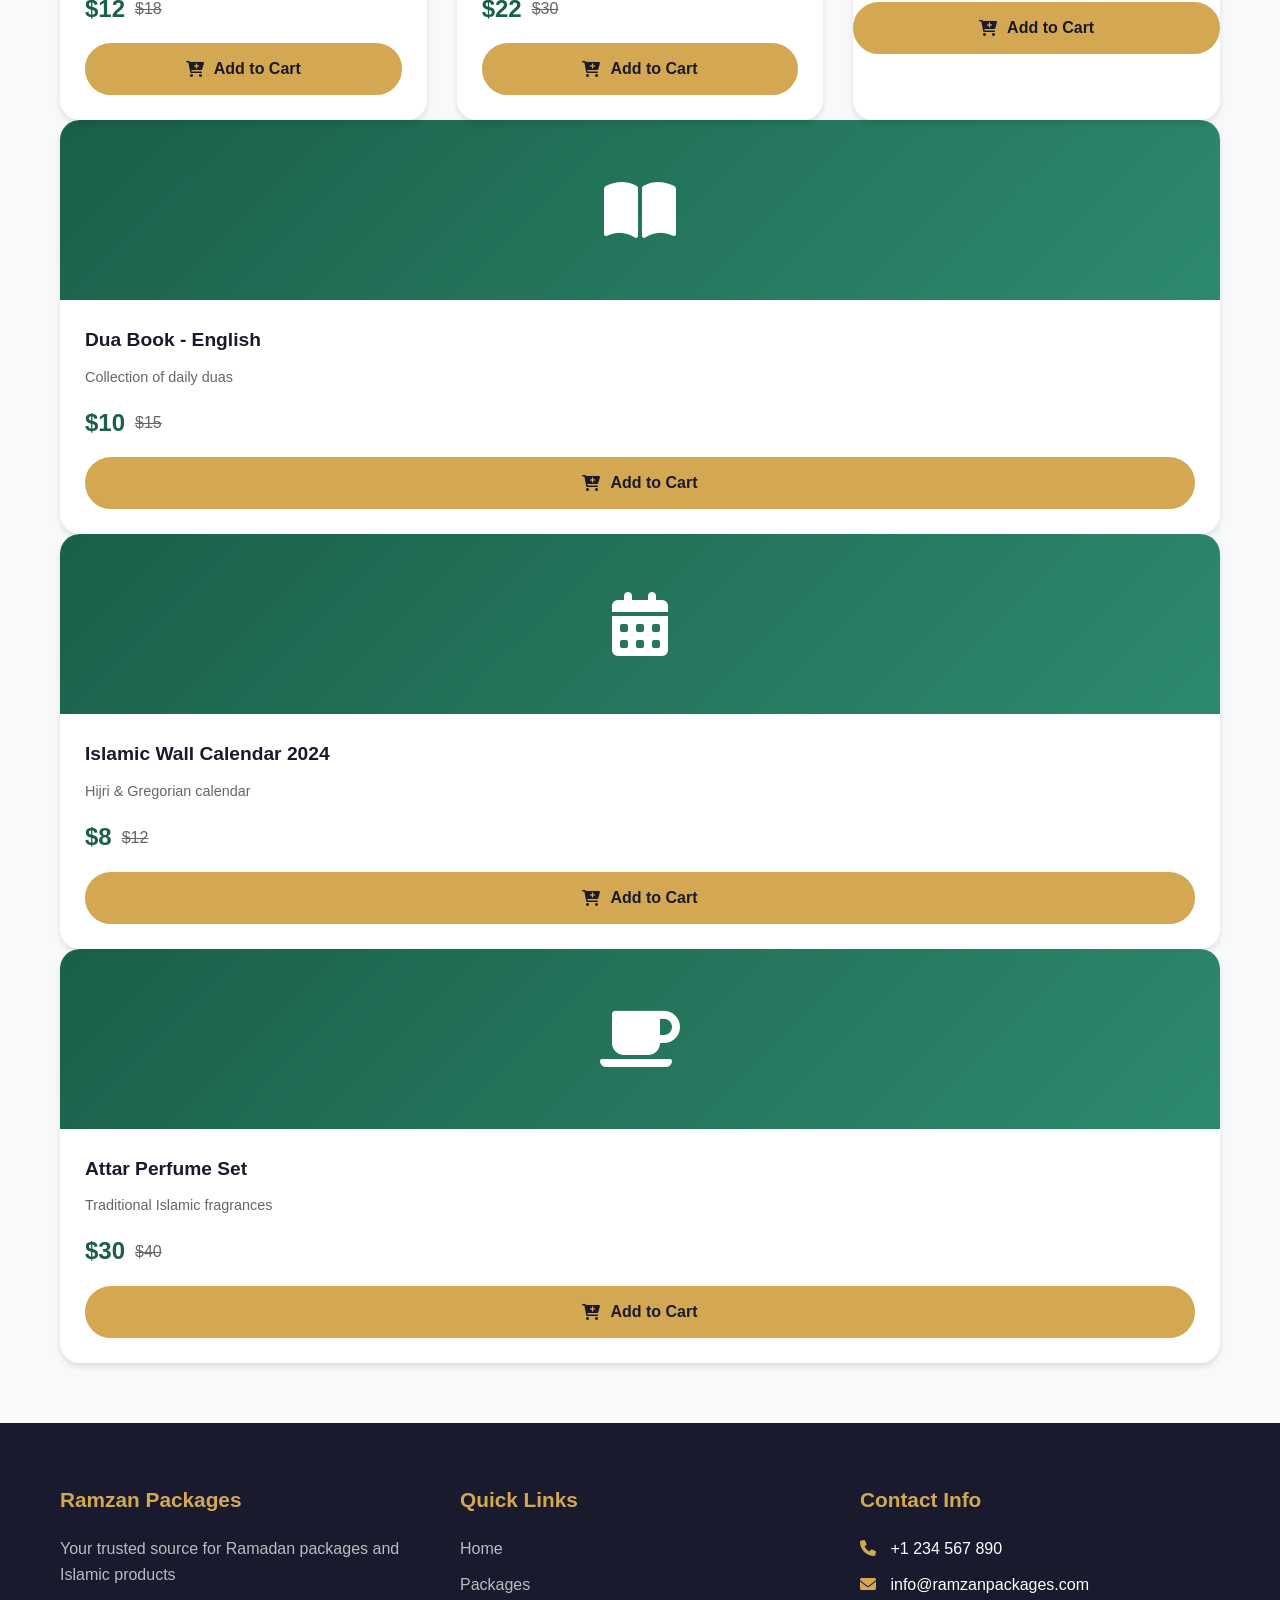
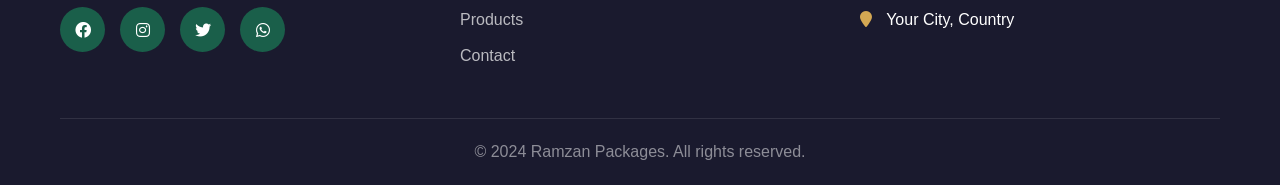
<file: products.html>
<!DOCTYPE html>
<html lang="en">
<head>
    <meta charset="UTF-8">
    <meta name="viewport" content="width=device-width, initial-scale=1.0">
    <title>Ramzan Packages - Islamic Products</title>
    <link rel="stylesheet" href="style.css">
    <link rel="stylesheet" href="https://cdnjs.cloudflare.com/ajax/libs/font-awesome/6.0.0/css/all.min.css">
</head>
<body>
    <!-- Header -->
    <header>
        <div class="container">
            <div class="logo">
                <i class="fas fa-moon"></i>
                <span>Ramzan Packages</span>
            </div>
            <nav>
                <ul>
                    <li><a href="index.html">Home</a></li>
                    <li><a href="packages.html">Packages</a></li>
                    <li><a href="products.html" class="active">Products</a></li>
                    <li><a href="contact.html">Contact</a></li>
                </ul>
            </nav>
            <div class="menu-toggle">
                <i class="fas fa-bars"></i>
            </div>
        </div>
    </header>

    <!-- Page Header -->
    <section class="page-header">
        <div class="container">
            <h1>Islamic Products</h1>
            <p>Browse our collection of premium Islamic products</p>
        </div>
    </section>

    <!-- Products Section -->
    <section class="products">
        <div class="container">
            <div class="products-filter">
                <button class="filter-btn active" data-filter="all">All Products</button>
                <button class="filter-btn" data-filter="books">Books</button>
                <button class="filter-btn" data-filter="prayer">Prayer Items</button>
                <button class="filter-btn" data-filter="decor">Home Decor</button>
                <button class="filter-btn" data-filter="food">Food Items</button>
            </div>
            
            <div class="products-grid">
                <!-- Product 1 -->
                <div class="product-card" data-category="books">
                    <div class="product-image">
                        <i class="fas fa-book-quran"></i>
                    </div>
                    <div class="product-content">
                        <h3>Holy Quran - Premium Edition</h3>
                        <p class="product-desc">Beautiful Arabic Quran with translation</p>
                        <div class="product-price">
                            <span class="price">$25</span>
                            <span class="original">$35</span>
                        </div>
                        <button class="btn btn-product" onclick="addToCart('Holy Quran - Premium Edition', 25)">
                            <i class="fas fa-cart-plus"></i> Add to Cart
                        </button>
                    </div>
                </div>

                <!-- Product 2 -->
                <div class="product-card" data-category="prayer">
                    <div class="product-image">
                        <i class="fas fa-pray"></i>
                    </div>
                    <div class="product-content">
                        <h3>Premium Prayer Mat</h3>
                        <p class="product-desc">Soft and comfortable prayer mat</p>
                        <div class="product-price">
                            <span class="price">$15</span>
                            <span class="original">$20</span>
                        </div>
                        <button class="btn btn-product" onclick="addToCart('Premium Prayer Mat', 15)">
                            <i class="fas fa-cart-plus"></i> Add to Cart
                        </button>
                    </div>
                </div>

                <!-- Product 3 -->
                <div class="product-card" data-category="decor">
                    <div class="product-image">
                        <i class="fas fa-mosque"></i>
                    </div>
                    <div class="product-content">
                        <h3>Allah Calligraphy Frame</h3>
                        <p class="product-desc">Beautiful Islamic wall art</p>
                        <div class="product-price">
                            <span class="price">$20</span>
                            <span class="original">$28</span>
                        </div>
                        <button class="btn btn-product" onclick="addToCart('Allah Calligraphy Frame', 20)">
                            <i class="fas fa-cart-plus"></i> Add to Cart
                        </button>
                    </div>
                </div>

                <!-- Product 4 -->
                <div class="product-card" data-category="food">
                    <div class="product-image">
                        <i class="fas fa-leaf"></i>
                    </div>
                    <div class="product-content">
                        <h3>Premium Dates - 1kg</h3>
                        <p class="product-desc">Medjool dates from Saudi Arabia</p>
                        <div class="product-price">
                            <span class="price">$18</span>
                            <span class="original">$25</span>
                        </div>
                        <button class="btn btn-product" onclick="addToCart('Premium Dates - 1kg', 18)">
                            <i class="fas fa-cart-plus"></i> Add to Cart
                        </button>
                    </div>
                </div>

                <!-- Product 5 -->
                <div class="product-card" data-category="books">
                    <div class="product-image">
                        <i class="fas fa-book"></i>
                    </div>
                    <div class="product-content">
                        <h3>Ahadeeth Collection</h3>
                        <p class="product-desc">Sahih Bukhari & Muslim</p>
                        <div class="product-price">
                            <span class="price">$15</span>
                            <span class="original">$22</span>
                        </div>
                        <button class="btn btn-product" onclick="addToCart('Ahadeeth Collection', 15)">
                            <i class="fas fa-cart-plus"></i> Add to Cart
                        </button>
                    </div>
                </div>

                <!-- Product 6 -->
                <div class="product-card" data-category="prayer">
                    <div class="product-image">
                        <i class="fas fa-tasbih"></i>
                    </div>
                    <div class="product-content">
                        <h3>Islamic Prayer Beads</h3>
                        <p class="product-desc">99 beads tasbih with case</p>
                        <div class="product-price">
                            <span class="price">$8</span>
                            <span class="original">$12</span>
                        </div>
                        <button class="btn btn-product" onclick="addToCart('Islamic Prayer Beads', 8)">
                            <i class="fas fa-cart-plus"></i> Add to Cart
                        </button>
                    </div>
                </div>

                <!-- Product 7 -->
                <div class="product-card" data-category="decor">
                    <div class="product-image">
                        <i class="fas fa-star-and-crescent"></i>
                    </div>
                    <div class="product-content">
                        <h3>Ramadan Lantern</h3>
                        <p class="product-desc">Traditional fanous decoration</p>
                        <div class="product-price">
                            <span class="price">$12</span>
                            <span class="original">$18</span>
                        </div>
                        <button class="btn btn-product" onclick="addToCart('Ramadan Lantern', 12)">
                            <i class="fas fa-cart-plus"></i> Add to Cart
                        </button>
                    </div>
                </div>

                <!-- Product 8 -->
                <div class="product-card" data-category="food">
                    <div class="product-image">
                        <i class="fas fa-cookie"></i>
                    </div>
                    <div class="product-content">
                        <h3>Ramadan Special Sweets Box</h3>
                        <p class="product-desc">Assorted traditional sweets</p>
                        <div class="product-price">
                            <span class="price">$22</span>
                            <span class="original">$30</span>
                        </div>
                        <button class="btn btn-product" onclick="addToCart('Ramadan Special Sweets Box', 22)">
                            <i class="fas fa-cart-plus"></i> Add to Cart
                        </button>
                    </div>
                </div>

                <!-- Product 9 -->
                <div class="product-card" data-category="prayer">
                    <div class="product-image">
                        <i class="fas fa-male"></i>
                    </div>
                    <div class="product-content">
                        <h3>Abaya - Traditional</h3>
                        <p class="product-desc>Premium quality black abaya</p>
                        <div class="product-price">
                            <span class="price">$45</span>
                            <span class="original">$60</span>
                        </div>
                        <button class="btn btn-product" onclick="addToCart('Abaya - Traditional', 45)">
                            <i class="fas fa-cart-plus"></i> Add to Cart
                        </button>
                    </div>
                </div>

                <!-- Product 10 -->
                <div class="product-card" data-category="books">
                    <div class="product-image">
                        <i class="fas fa-book-open"></i>
                    </div>
                    <div class="product-content">
                        <h3>Dua Book - English</h3>
                        <p class="product-desc">Collection of daily duas</p>
                        <div class="product-price">
                            <span class="price">$10</span>
                            <span class="original">$15</span>
                        </div>
                        <button class="btn btn-product" onclick="addToCart('Dua Book - English', 10)">
                            <i class="fas fa-cart-plus"></i> Add to Cart
                        </button>
                    </div>
                </div>

                <!-- Product 11 -->
                <div class="product-card" data-category="decor">
                    <div class="product-image">
                        <i class="fas fa-calendar-alt"></i>
                    </div>
                    <div class="product-content">
                        <h3>Islamic Wall Calendar 2024</h3>
                        <p class="product-desc">Hijri & Gregorian calendar</p>
                        <div class="product-price">
                            <span class="price">$8</span>
                            <span class="original">$12</span>
                        </div>
                        <button class="btn btn-product" onclick="addToCart('Islamic Wall Calendar 2024', 8)">
                            <i class="fas fa-cart-plus"></i> Add to Cart
                        </button>
                    </div>
                </div>

                <!-- Product 12 -->
                <div class="product-card" data-category="food">
                    <div class="product-image">
                        <i class="fas fa-coffee"></i>
                    </div>
                    <div class="product-content">
                        <h3>Attar Perfume Set</h3>
                        <p class="product-desc">Traditional Islamic fragrances</p>
                        <div class="product-price">
                            <span class="price">$30</span>
                            <span class="original">$40</span>
                        </div>
                        <button class="btn btn-product" onclick="addToCart('Attar Perfume Set', 30)">
                            <i class="fas fa-cart-plus"></i> Add to Cart
                        </button>
                    </div>
                </div>
            </div>
        </div>
    </section>

    <!-- Shopping Cart Sidebar -->
    <div class="cart-sidebar" id="cartSidebar">
        <div class="cart-header">
            <h3>Shopping Cart</h3>
            <span class="close-cart" onclick="closeCart()">&times;</span>
        </div>
        <div class="cart-items" id="cartItems">
            <p class="empty-cart">Your cart is empty</p>
        </div>
        <div class="cart-footer">
            <div class="cart-total">
                <span>Total:</span>
                <span id="cartTotal">$0</span>
            </div>
            <button class="btn btn-checkout" onclick="checkout()">Proceed to Checkout</button>
        </div>
    </div>

    <!-- Cart Icon -->
    <div class="cart-icon" onclick="openCart()">
        <i class="fas fa-shopping-cart"></i>
        <span class="cart-count" id="cartCount">0</span>
    </div>

    <!-- Footer -->
    <footer>
        <div class="container">
            <div class="footer-grid">
                <div class="footer-section">
                    <h3>Ramzan Packages</h3>
                    <p>Your trusted source for Ramadan packages and Islamic products</p>
                    <div class="social-links">
                        <a href="#"><i class="fab fa-facebook"></i></a>
                        <a href="#"><i class="fab fa-instagram"></i></a>
                        <a href="#"><i class="fab fa-twitter"></i></a>
                        <a href="#"><i class="fab fa-whatsapp"></i></a>
                    </div>
                </div>
                <div class="footer-section">
                    <h3>Quick Links</h3>
                    <ul>
                        <li><a href="index.html">Home</a></li>
                        <li><a href="packages.html">Packages</a></li>
                        <li><a href="products.html">Products</a></li>
                        <li><a href="contact.html">Contact</a></li>
                    </ul>
                </div>
                <div class="footer-section">
                    <h3>Contact Info</h3>
                    <ul>
                        <li><i class="fas fa-phone"></i> +1 234 567 890</li>
                        <li><i class="fas fa-envelope"></i> info@ramzanpackages.com</li>
                        <li><i class="fas fa-map-marker"></i> Your City, Country</li>
                    </ul>
                </div>
            </div>
            <div class="footer-bottom">
                <p>&copy; 2024 Ramzan Packages. All rights reserved.</p>
            </div>
        </div>
    </footer>

    <script src="script.js"></script>
</body>
</html>
</file>
<file: style.css>
/* ========================================
   RAMZAN PACKAGES - CSS STYLESHEET
   ======================================== */

/* CSS Variables */
:root {
    --primary-color: #1a5f4a;
    --secondary-color: #2d8a6e;
    --accent-color: #d4a853;
    --dark-color: #1a1a2e;
    --light-color: #f8f9fa;
    --white: #ffffff;
    --text-color: #333333;
    --text-light: #666666;
    --border-color: #e0e0e0;
    --success: #28a745;
    --danger: #dc3545;
    --shadow: 0 4px 6px rgba(0, 0, 0, 0.1);
    --transition: all 0.3s ease;
}

/* Reset & Base Styles */
* {
    margin: 0;
    padding: 0;
    box-sizing: border-box;
}

html {
    scroll-behavior: smooth;
}

body {
    font-family: 'Segoe UI', Tahoma, Geneva, Verdana, sans-serif;
    line-height: 1.6;
    color: var(--text-color);
    background-color: var(--light-color);
}

a {
    text-decoration: none;
    color: inherit;
}

ul {
    list-style: none;
}

img {
    max-width: 100%;
    height: auto;
}

/* Container */
.container {
    max-width: 1200px;
    margin: 0 auto;
    padding: 0 20px;
}

/* ========================================
   HEADER STYLES
   ======================================== */
header {
    background: var(--white);
    box-shadow: var(--shadow);
    position: fixed;
    width: 100%;
    top: 0;
    z-index: 1000;
}

header .container {
    display: flex;
    justify-content: space-between;
    align-items: center;
    padding: 15px 20px;
}

.logo {
    display: flex;
    align-items: center;
    gap: 10px;
    font-size: 1.5rem;
    font-weight: 700;
    color: var(--primary-color);
}

.logo i {
    color: var(--accent-color);
}

nav ul {
    display: flex;
    gap: 30px;
}

nav ul li a {
    font-weight: 500;
    transition: var(--transition);
    position: relative;
}

nav ul li a::after {
    content: '';
    position: absolute;
    width: 0;
    height: 2px;
    background: var(--accent-color);
    bottom: -5px;
    left: 0;
    transition: var(--transition);
}

nav ul li a:hover::after,
nav ul li a.active::after {
    width: 100%;
}

nav ul li a:hover,
nav ul li a.active {
    color: var(--primary-color);
}

.menu-toggle {
    display: none;
    font-size: 1.5rem;
    cursor: pointer;
}

/* ========================================
   HERO SECTION
   ======================================== */
.hero {
    min-height: 100vh;
    background: linear-gradient(135deg, var(--primary-color) 0%, var(--dark-color) 100%);
    display: flex;
    align-items: center;
    justify-content: center;
    text-align: center;
    padding: 120px 20px 80px;
    position: relative;
    overflow: hidden;
}

.hero::before {
    content: '';
    position: absolute;
    top: 0;
    left: 0;
    right: 0;
    bottom: 0;
    background: url('data:image/svg+xml,<svg xmlns="http://www.w3.org/2000/svg" viewBox="0 0 100 100"><text y=".9em" font-size="90">🌙</text></svg>');
    opacity: 0.1;
    background-size: 100px;
}

.hero-content {
    position: relative;
    z-index: 1;
    max-width: 800px;
}

.hero h1 {
    font-size: 3.5rem;
    color: var(--white);
    margin-bottom: 20px;
    text-shadow: 2px 2px 4px rgba(0, 0, 0, 0.3);
}

.hero p {
    font-size: 1.3rem;
    color: rgba(255, 255, 255, 0.9);
    margin-bottom: 30px;
}

/* Countdown Timer */
.countdown {
    background: rgba(255, 255, 255, 0.1);
    border-radius: 15px;
    padding: 30px;
    margin-bottom: 40px;
    backdrop-filter: blur(10px);
}

.countdown h3 {
    color: var(--accent-color);
    font-size: 1.5rem;
    margin-bottom: 20px;
}

#countdown-timer {
    display: flex;
    justify-content: center;
    gap: 20px;
}

.time-box {
    background: var(--white);
    border-radius: 10px;
    padding: 15px 25px;
    min-width: 80px;
}

.time-box span:first-child {
    display: block;
    font-size: 2.5rem;
    font-weight: 700;
    color: var(--primary-color);
}

.time-box .label {
    font-size: 0.9rem;
    color: var(--text-light);
}

/* Buttons */
.btn {
    display: inline-block;
    padding: 15px 35px;
    background: var(--accent-color);
    color: var(--dark-color);
    font-weight: 600;
    border-radius: 50px;
    transition: var(--transition);
    border: 2px solid var(--accent-color);
    cursor: pointer;
    font-size: 1rem;
}

.btn:hover {
    background: transparent;
    color: var(--accent-color);
    transform: translateY(-3px);
}

.btn-outline {
    background: transparent;
    color: var(--primary-color);
    border: 2px solid var(--primary-color);
}

.btn-outline:hover {
    background: var(--primary-color);
    color: var(--white);
}

/* ========================================
   FEATURES SECTION
   ======================================== */
.features {
    padding: 80px 0;
    background: var(--white);
}

.features h2,
.preview h2,
.testimonials h2,
.newsletter h2,
.page-header h1 {
    text-align: center;
    font-size: 2.5rem;
    color: var(--dark-color);
    margin-bottom: 50px;
}

.features-grid {
    display: grid;
    grid-template-columns: repeat(auto-fit, minmax(250px, 1fr));
    gap: 30px;
}

.feature-card {
    text-align: center;
    padding: 40px 30px;
    background: var(--light-color);
    border-radius: 15px;
    transition: var(--transition);
}

.feature-card:hover {
    transform: translateY(-10px);
    box-shadow: var(--shadow);
}

.feature-card i {
    font-size: 3rem;
    color: var(--accent-color);
    margin-bottom: 20px;
}

.feature-card h3 {
    font-size: 1.3rem;
    margin-bottom: 15px;
    color: var(--dark-color);
}

.feature-card p {
    color: var(--text-light);
}

/* ========================================
   PREVIEW SECTION
   ======================================== */
.preview {
    padding: 80px 0;
    background: var(--light-color);
}

.preview-grid {
    display: grid;
    grid-template-columns: repeat(auto-fit, minmax(300px, 1fr));
    gap: 30px;
    margin-bottom: 40px;
}

.preview-card {
    background: var(--white);
    border-radius: 15px;
    padding: 30px;
    text-align: center;
    box-shadow: var(--shadow);
    transition: var(--transition);
}

.preview-card:hover {
    transform: translateY(-10px);
}

.preview-image {
    width: 100px;
    height: 100px;
    background: linear-gradient(135deg, var(--primary-color), var(--secondary-color));
    border-radius: 50%;
    display: flex;
    align-items: center;
    justify-content: center;
    margin: 0 auto 20px;
}

.preview-image i {
    font-size: 2.5rem;
    color: var(--white);
}

.preview-card h3 {
    font-size: 1.3rem;
    margin-bottom: 10px;
}

.preview-card p {
    color: var(--text-light);
    margin-bottom: 15px;
}

.preview-card .price {
    display: block;
    font-size: 1.5rem;
    font-weight: 700;
    color: var(--primary-color);
}

.center-btn {
    text-align: center;
}

/* Products Preview */
.products-preview {
    background: var(--white);
}

/* ========================================
   TESTIMONIALS
   ======================================== */
.testimonials {
    padding: 80px 0;
    background: var(--white);
}

.testimonial-grid {
    display: grid;
    grid-template-columns: repeat(auto-fit, minmax(300px, 1fr));
    gap: 30px;
}

.testimonial-card {
    background: var(--light-color);
    padding: 30px;
    border-radius: 15px;
    text-align: center;
}

.testimonial-card p {
    font-style: italic;
    margin-bottom: 20px;
    color: var(--text-light);
}

.testimonial-card h4 {
    color: var(--dark-color);
    margin-bottom: 10px;
}

.testimonial-card .stars {
    color: var(--accent-color);
}

/* ========================================
   NEWSLETTER
   ======================================== */
.newsletter {
    padding: 80px 0;
    background: linear-gradient(135deg, var(--primary-color), var(--secondary-color));
    text-align: center;
}

.newsletter h2 {
    color: var(--white);
}

.newsletter p {
    color: rgba(255, 255, 255, 0.9);
    margin-bottom: 30px;
}

.newsletter-form {
    display: flex;
    justify-content: center;
    gap: 15px;
    flex-wrap: wrap;
}

.newsletter-form input {
    padding: 15px 25px;
    border: none;
    border-radius: 50px;
    width: 300px;
    font-size: 1rem;
}

.newsletter-form .btn {
    background: var(--accent-color);
    border-color: var(--accent-color);
}

.newsletter-form .btn:hover {
    background: var(--dark-color);
    color: var(--white);
    border-color: var(--dark-color);
}

/* ========================================
   PAGE HEADER
   ======================================== */
.page-header {
    padding: 150px 0 60px;
    background: linear-gradient(135deg, var(--primary-color), var(--dark-color));
    text-align: center;
}

.page-header h1 {
    color: var(--white);
    margin-bottom: 10px;
}

.page-header p {
    color: rgba(255, 255, 255, 0.9);
    font-size: 1.2rem;
}

/* ========================================
   PACKAGES PAGE
   ======================================== */
.packages {
    padding: 60px 0;
}

.packages-filter {
    display: flex;
    justify-content: center;
    gap: 15px;
    margin-bottom: 50px;
    flex-wrap: wrap;
}

.filter-btn {
    padding: 12px 25px;
    background: var(--white);
    border: 2px solid var(--primary-color);
    border-radius: 50px;
    cursor: pointer;
    font-weight: 500;
    transition: var(--transition);
}

.filter-btn:hover,
.filter-btn.active {
    background: var(--primary-color);
    color: var(--white);
}

.packages-grid {
    display: grid;
    grid-template-columns: repeat(auto-fit, minmax(320px, 1fr));
    gap: 30px;
}

.package-card {
    background: var(--white);
    border-radius: 20px;
    overflow: hidden;
    box-shadow: var(--shadow);
    transition: var(--transition);
    position: relative;
}

.package-card:hover {
    transform: translateY(-10px);
    box-shadow: 0 15px 30px rgba(0, 0, 0, 0.15);
}

.package-badge {
    position: absolute;
    top: 20px;
    right: 20px;
    background: var(--accent-color);
    color: var(--dark-color);
    padding: 8px 15px;
    border-radius: 20px;
    font-size: 0.8rem;
    font-weight: 600;
    z-index: 1;
}

.package-badge.popular {
    background: var(--danger);
    color: var(--white);
}

.package-image {
    background: linear-gradient(135deg, var(--primary-color), var(--secondary-color));
    height: 150px;
    display: flex;
    align-items: center;
    justify-content: center;
}

.package-image i {
    font-size: 4rem;
    color: var(--white);
}

.package-content {
    padding: 30px;
}

.package-content h3 {
    font-size: 1.5rem;
    margin-bottom: 10px;
    color: var(--dark-color);
}

.package-desc {
    color: var(--text-light);
    margin-bottom: 20px;
}

.package-features {
    margin-bottom: 20px;
}

.package-features li {
    padding: 8px 0;
    color: var(--text-color);
}

.package-features i {
    color: var(--success);
    margin-right: 10px;
}

.package-price {
    margin-bottom: 20px;
}

.original-price {
    text-decoration: line-through;
    color: var(--text-light);
    margin-right: 10px;
}

.discount-price {
    font-size: 1.8rem;
    font-weight: 700;
    color: var(--primary-color);
}

.btn-package {
    width: 100%;
    text-align: center;
}

/* ========================================
   PRODUCTS PAGE
   ======================================== */
.products {
    padding: 60px 0;
}

.products-grid {
    display: grid;
    grid-template-columns: repeat(auto-fit, minmax(280px, 1fr));
    gap: 30px;
}

.product-card {
    background: var(--white);
    border-radius: 20px;
    overflow: hidden;
    box-shadow: var(--shadow);
    transition: var(--transition);
}

.product-card:hover {
    transform: translateY(-10px);
    box-shadow: 0 15px 30px rgba(0, 0, 0, 0.15);
}

.product-image {
    background: linear-gradient(135deg, var(--primary-color), var(--secondary-color));
    height: 180px;
    display: flex;
    align-items: center;
    justify-content: center;
}

.product-image i {
    font-size: 4rem;
    color: var(--white);
}

.product-content {
    padding: 25px;
}

.product-content h3 {
    font-size: 1.2rem;
    margin-bottom: 10px;
    color: var(--dark-color);
}

.product-desc {
    color: var(--text-light);
    margin-bottom: 15px;
    font-size: 0.9rem;
}

.product-price {
    display: flex;
    align-items: center;
    gap: 10px;
    margin-bottom: 15px;
}

.product-price .price {
    font-size: 1.5rem;
    font-weight: 700;
    color: var(--primary-color);
}

.product-price .original {
    text-decoration: line-through;
    color: var(--text-light);
    font-size: 1rem;
}

.btn-product {
    width: 100%;
    display: flex;
    align-items: center;
    justify-content: center;
    gap: 10px;
}

/* Shopping Cart */
.cart-sidebar {
    position: fixed;
    top: 0;
    right: -400px;
    width: 400px;
    height: 100vh;
    background: var(--white);
    box-shadow: -5px 0 15px rgba(0, 0, 0, 0.1);
    z-index: 2000;
    transition: var(--transition);
    display: flex;
    flex-direction: column;
}

.cart-sidebar.active {
    right: 0;
}

.cart-header {
    padding: 20px;
    background: var(--primary-color);
    color: var(--white);
    display: flex;
    justify-content: space-between;
    align-items: center;
}

.close-cart {
    font-size: 1.5rem;
    cursor: pointer;
}

.cart-items {
    flex: 1;
    padding: 20px;
    overflow-y: auto;
}

.cart-item {
    display: flex;
    justify-content: space-between;
    align-items: center;
    padding: 15px;
    border-bottom: 1px solid var(--border-color);
}

.cart-item-info h4 {
    font-size: 1rem;
    margin-bottom: 5px;
}

.cart-item-info span {
    color: var(--primary-color);
    font-weight: 600;
}

.remove-item {
    color: var(--danger);
    cursor: pointer;
    font-size: 1.2rem;
}

.cart-footer {
    padding: 20px;
    border-top: 1px solid var(--border-color);
}

.cart-total {
    display: flex;
    justify-content: space-between;
    font-size: 1.3rem;
    font-weight: 700;
    margin-bottom: 15px;
}

.btn-checkout {
    width: 100%;
    padding: 15px;
    background: var(--primary-color);
    color: var(--white);
    border: none;
    border-radius: 10px;
    font-size: 1rem;
    font-weight: 600;
    cursor: pointer;
    transition: var(--transition);
}

.btn-checkout:hover {
    background: var(--secondary-color);
}

.cart-icon {
    position: fixed;
    bottom: 30px;
    right: 30px;
    width: 60px;
    height: 60px;
    background: var(--accent-color);
    border-radius: 50%;
    display: flex;
    align-items: center;
    justify-content: center;
    cursor: pointer;
    box-shadow: var(--shadow);
    z-index: 1000;
    transition: var(--transition);
}

.cart-icon:hover {
    transform: scale(1.1);
}

.cart-icon i {
    font-size: 1.5rem;
    color: var(--dark-color);
}

.cart-count {
    position: absolute;
    top: -5px;
    right: -5px;
    background: var(--danger);
    color: var(--white);
    width: 25px;
    height: 25px;
    border-radius: 50%;
    display: flex;
    align-items: center;
    justify-content: center;
    font-size: 0.8rem;
    font-weight: 600;
}

.empty-cart {
    text-align: center;
    color: var(--text-light);
    padding: 40px 0;
}

/* ========================================
   CONTACT PAGE
   ======================================== */
.contact {
    padding: 60px 0;
}

.contact-grid {
    display: grid;
    grid-template-columns: 1fr 1fr;
    gap: 50px;
    margin-bottom: 60px;
}

.contact-info h2,
.contact-form-wrapper h2 {
    font-size: 2rem;
    margin-bottom: 20px;
    color: var(--dark-color);
}

.contact-info > p {
    color: var(--text-light);
    margin-bottom: 30px;
}

.info-item {
    display: flex;
    gap: 20px;
    margin-bottom: 25px;
}

.info-item i {
    width: 50px;
    height: 50px;
    background: var(--primary-color);
    color: var(--white);
    border-radius: 50%;
    display: flex;
    align-items: center;
    justify-content: center;
    font-size: 1.2rem;
    flex-shrink: 0;
}

.info-item h3 {
    font-size: 1.1rem;
    margin-bottom: 5px;
}

.info-item p {
    color: var(--text-light);
}

.social-connect {
    margin-top: 30px;
}

.social-connect h3 {
    margin-bottom: 15px;
}

.social-links {
    display: flex;
    gap: 15px;
}

.social-links a {
    width: 45px;
    height: 45px;
    background: var(--primary-color);
    color: var(--white);
    border-radius: 50%;
    display: flex;
    align-items: center;
    justify-content: center;
    transition: var(--transition);
}

.social-links a:hover {
    background: var(--accent-color);
    transform: translateY(-5px);
}

/* Contact Form */
.contact-form-wrapper {
    background: var(--white);
    padding: 40px;
    border-radius: 20px;
    box-shadow: var(--shadow);
}

.form-row {
    display: grid;
    grid-template-columns: 1fr 1fr;
    gap: 20px;
}

.form-group {
    margin-bottom: 20px;
}

.form-group label {
    display: block;
    margin-bottom: 8px;
    font-weight: 500;
    color: var(--dark-color);
}

.form-group input,
.form-group textarea,
.form-group select {
    width: 100%;
    padding: 12px 15px;
    border: 2px solid var(--border-color);
    border-radius: 10px;
    font-size: 1rem;
    transition: var(--transition);
}

.form-group input:focus,
.form-group textarea:focus,
.form-group select:focus {
    outline: none;
    border-color: var(--primary-color);
}

.btn-submit {
    width: 100%;
    display: flex;
    align-items: center;
    justify-content: center;
    gap: 10px;
}

/* Map Section */
.map-section {
    margin-bottom: 60px;
}

.map-section h2 {
    text-align: center;
    font-size: 2rem;
    margin-bottom: 30px;
    color: var(--dark-color);
}

.map-placeholder {
    background: var(--white);
    height: 400px;
    border-radius: 20px;
    display: flex;
    flex-direction: column;
    align-items: center;
    justify-content: center;
    box-shadow: var(--shadow);
}

.map-placeholder i {
    font-size: 4rem;
    color: var(--primary-color);
    margin-bottom: 15px;
}

/* FAQ Section */
.faq-section h2 {
    text-align: center;
    font-size: 2rem;
    margin-bottom: 40px;
    color: var(--dark-color);
}

.faq-grid {
    display: grid;
    gap: 20px;
}

.faq-item {
    background: var(--white);
    border-radius: 15px;
    overflow: hidden;
    box-shadow: var(--shadow);
}

.faq-item h3 {
    padding: 20px;
    cursor: pointer;
    display: flex;
    justify-content: space-between;
    align-items: center;
    font-size: 1.1rem;
    transition: var(--transition);
}

.faq-item h3:hover {
    background: var(--light-color);
}

.faq-item h3 i {
    transition: var(--transition);
}

.faq-item.active h3 i {
    transform: rotate(45deg);
}

.faq-item p {
    padding: 0 20px 20px;
    color: var(--text-light);
    display: none;
}

.faq-item.active p {
    display: block;
}

/* Success Message */
.success-message {
    position: fixed;
    top: 100px;
    left: 50%;
    transform: translateX(-50%) translateY(-100px);
    background: var(--success);
    color: var(--white);
    padding: 20px 40px;
    border-radius: 10px;
    display: flex;
    align-items: center;
    gap: 15px;
    z-index: 3000;
    transition: var(--transition);
}

.success-message.show {
    transform: translateX(-50%) translateY(0);
}

.success-message i {
    font-size: 1.5rem;
}

/* ========================================
   MODAL
   ======================================== */
.modal {
    position: fixed;
    top: 0;
    left: 0;
    width: 100%;
    height: 100%;
    background: rgba(0, 0, 0, 0.7);
    display: none;
    align-items: center;
    justify-content: center;
    z-index: 2500;
}

.modal.active {
    display: flex;
}

.modal-content {
    background: var(--white);
    padding: 40px;
    border-radius: 20px;
    max-width: 500px;
    width: 90%;
    position: relative;
    max-height: 90vh;
    overflow-y: auto;
}

.close-btn {
    position: absolute;
    top: 20px;
    right: 20px;
    font-size: 1.5rem;
    cursor: pointer;
    color: var(--text-light);
}

.modal-content h2 {
    margin-bottom: 25px;
    color: var(--dark-color);
}

#selectedPackageInfo {
    background: var(--light-color);
    padding: 15px;
    border-radius: 10px;
    font-weight: 600;
    color: var(--primary-color);
}

/* ========================================
   FOOTER
   ======================================== */
footer {
    background: var(--dark-color);
    color: var(--white);
    padding: 60px 0 20px;
}

.footer-grid {
    display: grid;
    grid-template-columns: repeat(auto-fit, minmax(250px, 1fr));
    gap: 40px;
    margin-bottom: 40px;
}

.footer-section h3 {
    font-size: 1.3rem;
    margin-bottom: 20px;
    color: var(--accent-color);
}

.footer-section p {
    color: rgba(255, 255, 255, 0.7);
    margin-bottom: 20px;
}

.footer-section ul li {
    margin-bottom: 10px;
}

.footer-section ul li a {
    color: rgba(255, 255, 255, 0.7);
    transition: var(--transition);
}

.footer-section ul li a:hover {
    color: var(--accent-color);
}

.footer-section ul li i {
    margin-right: 10px;
    color: var(--accent-color);
}

.footer-bottom {
    text-align: center;
    padding-top: 20px;
    border-top: 1px solid rgba(255, 255, 255, 0.1);
}

.footer-bottom p {
    color: rgba(255, 255, 255, 0.5);
}

/* ========================================
   RESPONSIVE DESIGN
   ======================================== */
@media (max-width: 992px) {
    .hero h1 {
        font-size: 2.5rem;
    }
    
    .contact-grid {
        grid-template-columns: 1fr;
    }
}

@media (max-width: 768px) {
    .menu-toggle {
        display: block;
    }
    
    nav {
        position: fixed;
        top: 70px;
        left: -100%;
        width: 100%;
        background: var(--white);
        box-shadow: var(--shadow);
        transition: var(--transition);
    }
    
    nav.active {
        left: 0;
    }
    
    nav ul {
        flex-direction: column;
        padding: 20px;
        gap: 0;
    }
    
    nav ul li a {
        display: block;
        padding: 15px 0;
        border-bottom: 1px solid var(--border-color);
    }
    
    .hero h1 {
        font-size: 2rem;
    }
    
    .hero p {
        font-size: 1rem;
    }
    
    #countdown-timer {
        flex-wrap: wrap;
    }
    
    .time-box {
        min-width: 70px;
        padding: 10px 15px;
    }
    
    .time-box span:first-child {
        font-size: 1.8rem;
    }
    
    .newsletter-form input {
        width: 100%;
    }
    
    .cart-sidebar {
        width: 100%;
        right: -100%;
    }
    
    .form-row {
        grid-template-columns: 1fr;
    }
}

@media (max-width: 480px) {
    .features h2,
    .preview h2,
    .testimonials h2 {
        font-size: 1.8rem;
    }
    
    .packages-grid,
    .products-grid {
        grid-template-columns: 1fr;
    }
    
    .btn {
        padding: 12px 25px;
    }
}
</file>
